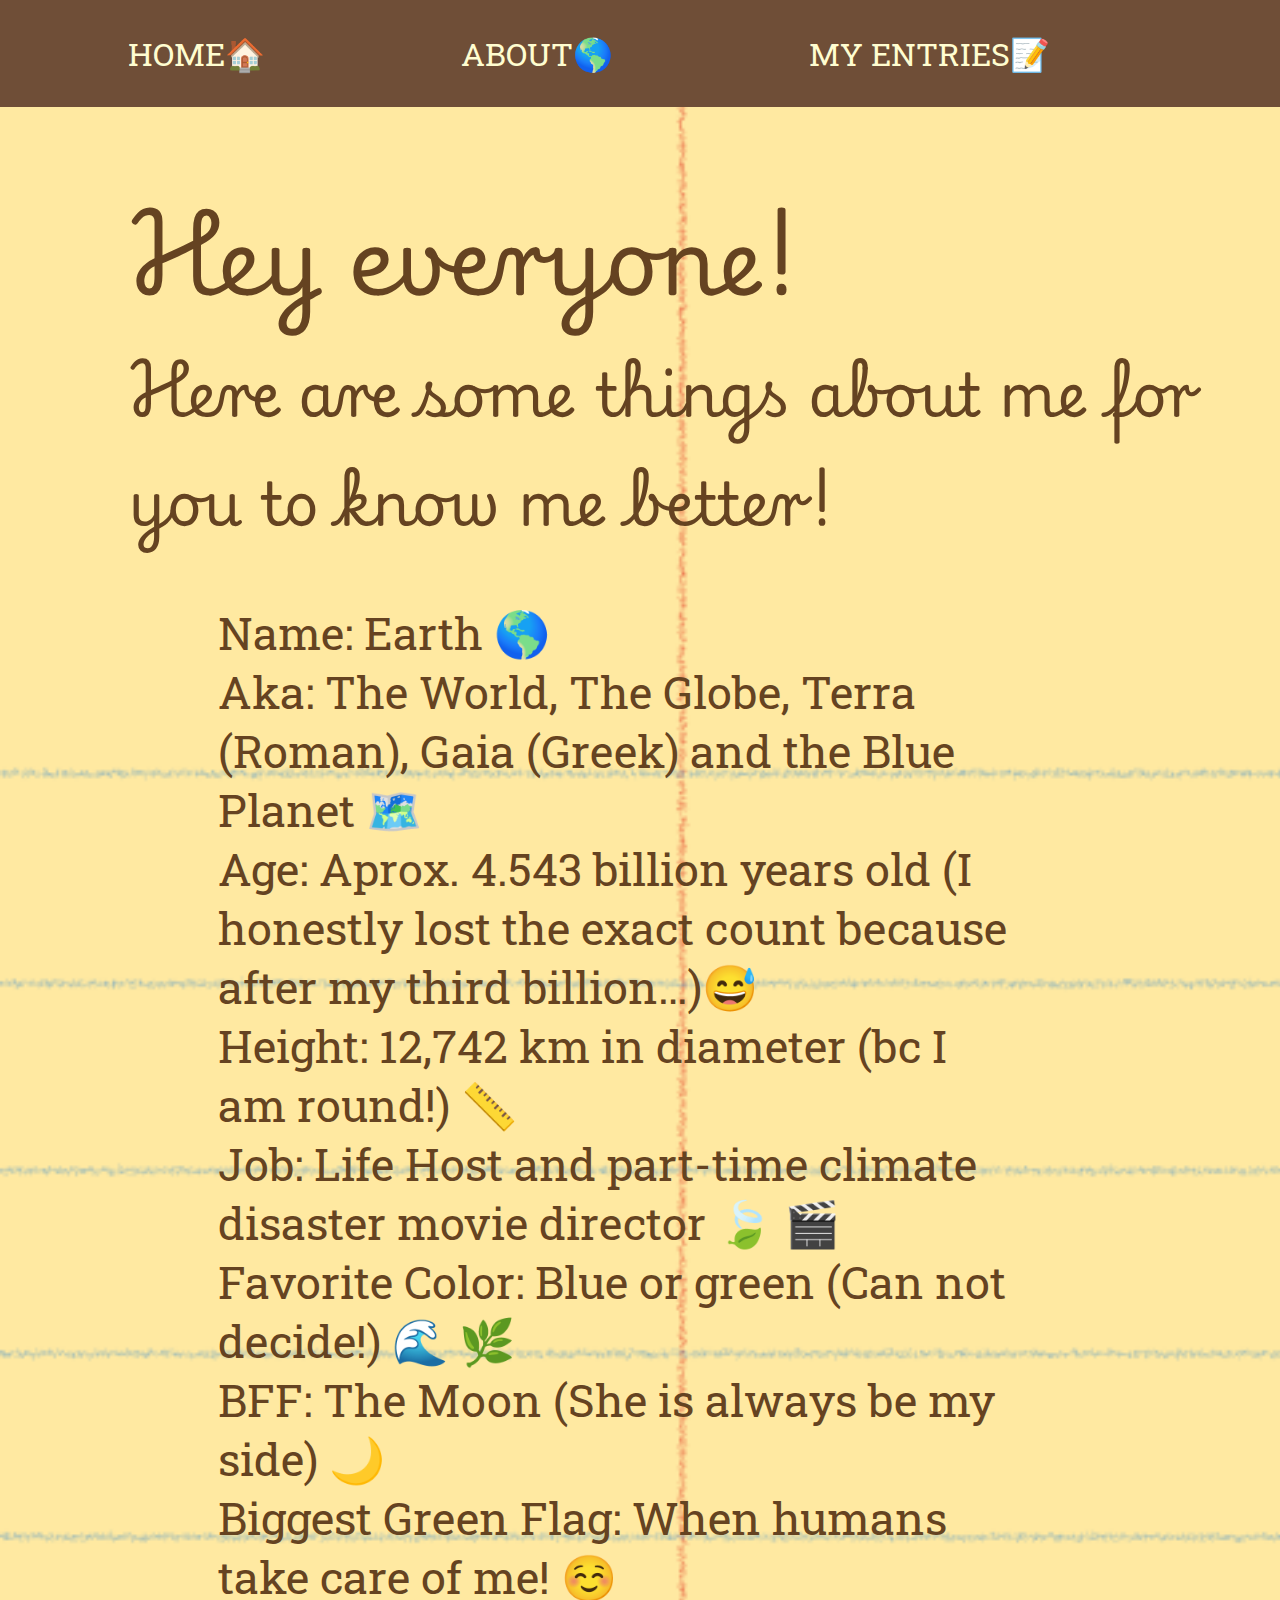
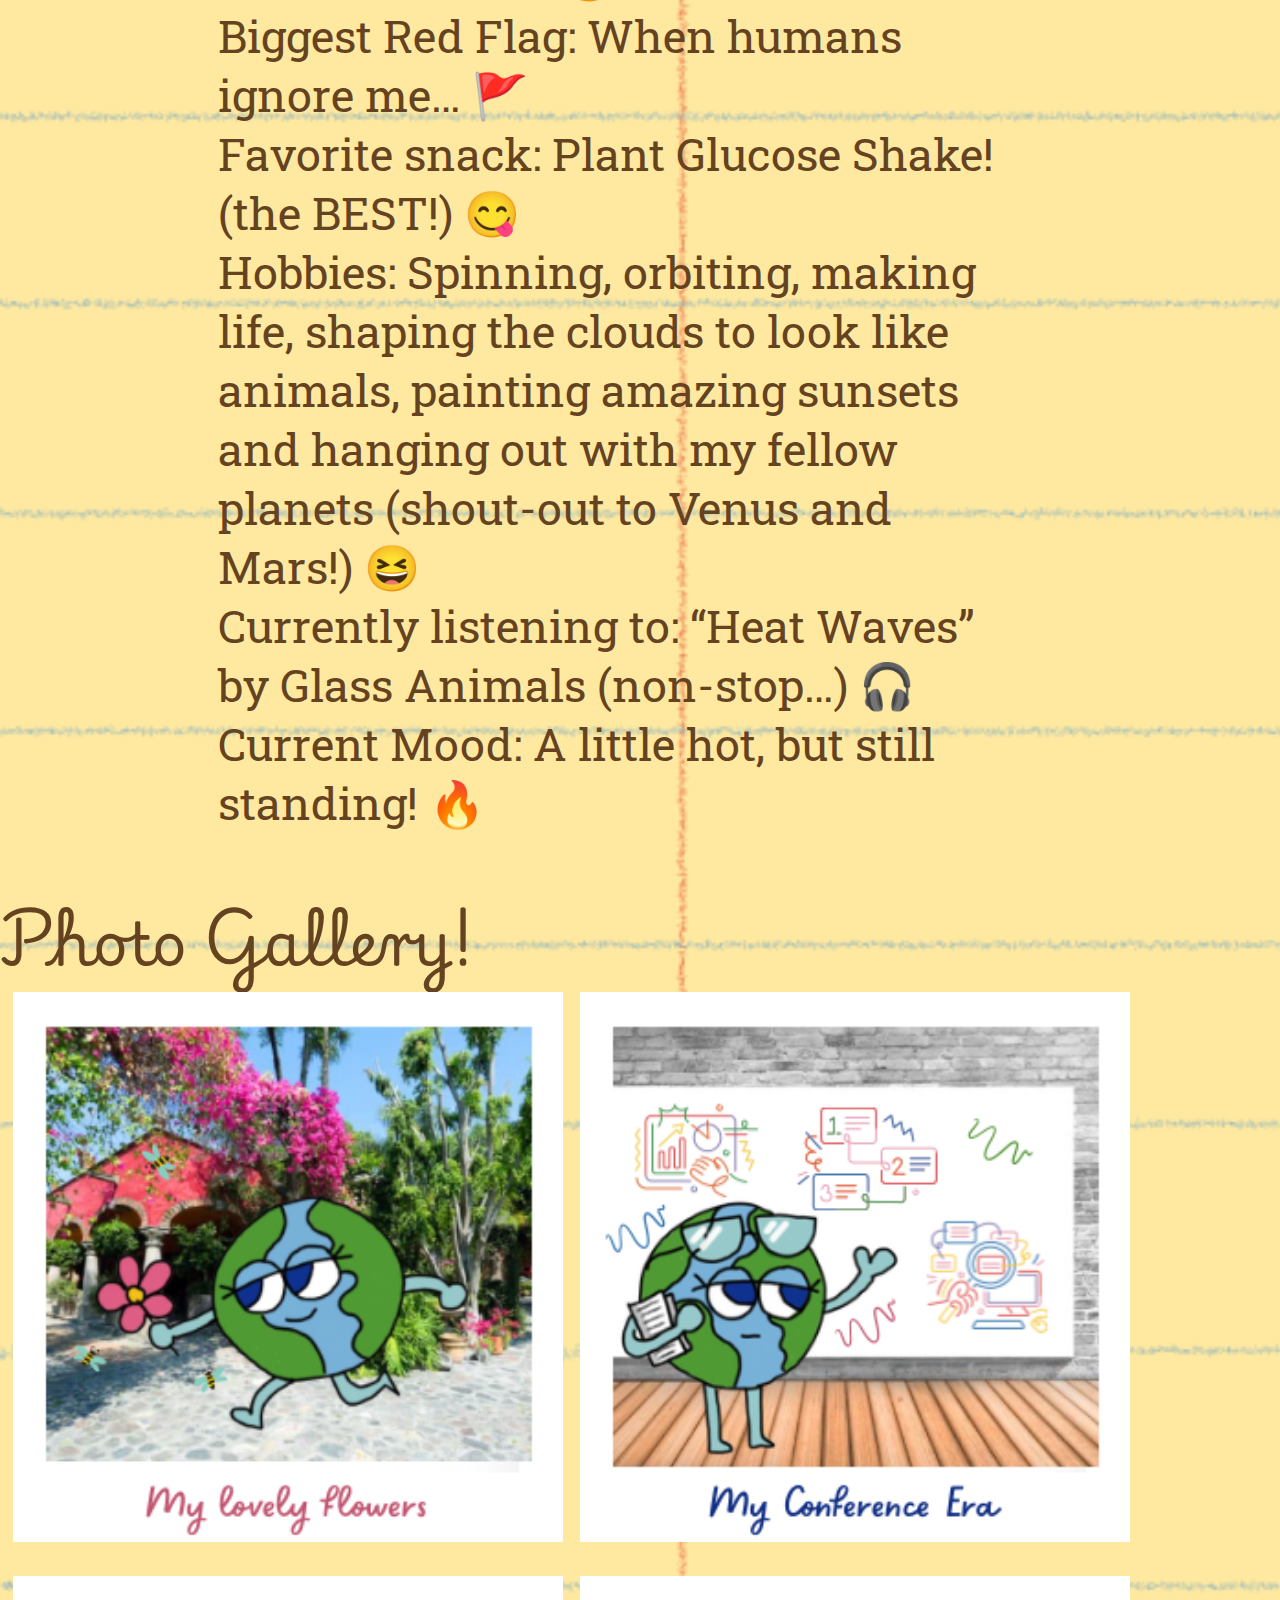
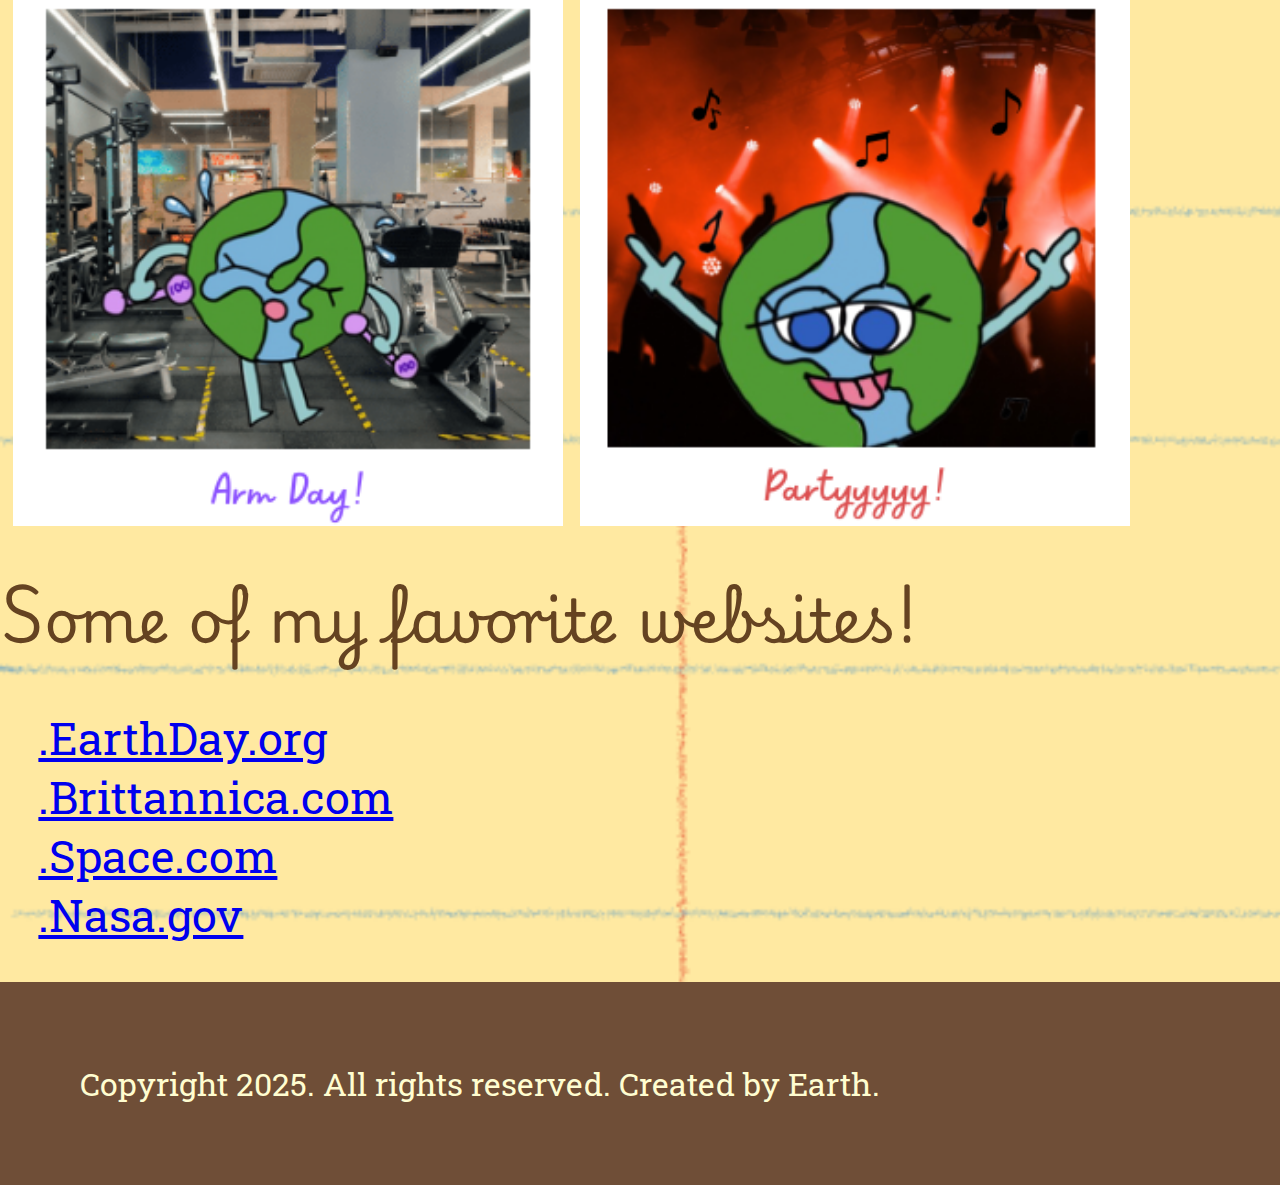
<file: about.html>
<!DOCTYPE html>
<html lang="en">
<head>

  <meta charset="UTF-8">
  <meta name="viewport" content="width=device-width, initial-scale=1">
  <title>Earth's Notebook</title>
  <link rel = "stylesheet" href="styles.css">

  <link rel="preconnect" href="https://fonts.googleapis.com">
<link rel="preconnect" href="https://fonts.gstatic.com" crossorigin>
<link href="https://fonts.googleapis.com/css2?family=Playwrite+HU:wght@100..400&family=Roboto+Slab:wght@100..900&display=swap" rel="stylesheet">
  
</head>
<body>

    <!--NAVBAR-->
    <nav>
        <ul>
            <li> <a href = index.html>HOME🏠</a></li>
            <li> <a href = about.html>ABOUT🌎</a></li>
            <li> <a href = entries.html>MY ENTRIES📝</a></li>
        </ul>
    </nav>


    <!--INTRODUCTION & ABOUT-->

  <div class = "beg">

    <h1 class="every">Hey everyone! </h1>
    <h2 class="here">Here are some things about me for you to know me better!</h2>

  </div>

  <div class = "list">
  
    <p>Name: Earth 🌎</p>

    <p>Aka: The World, The Globe, Terra (Roman), Gaia (Greek) and the Blue Planet 🗺️ </p>

    <p> Age: Aprox. 4.543 billion years old (I honestly lost the exact count because after my third billion…)😅</p>

    <p> Height: 12,742 km in diameter (bc I am round!) 📏</p>

    <p> Job: Life Host and part-time climate disaster movie director 🍃 🎬</p>

    <p>Favorite Color: Blue or green (Can not decide!) 🌊 🌿</p>

    <p>BFF: The Moon (She is always be my side) 🌙 </p>

    <p>Biggest Green Flag: When humans take care of me! ☺️</p>

    <p> Biggest Red Flag: When humans ignore me… 🚩</p>

    <p>Favorite snack: Plant Glucose Shake! (the BEST!) 😋</p>

    <p> Hobbies: Spinning, orbiting, making life, shaping the clouds to look like animals, painting amazing sunsets and hanging out with my fellow planets (shout-out to Venus and Mars!) 😆</p>

    <p>Currently listening to: “Heat Waves” by Glass Animals (non-stop…) 🎧</p>

    <p>Current Mood: A little hot, but still standing! 🔥 </p>

  </div>

  <!--GALLERY-->

  <h2 class = "here">Photo Gallery!</h2>

  <img class="flowers" src="assets/flowers.png">

  <img class = "era" src = "assets/era.png">

  <img class = "gym" src = "assets/gym.png">

  <img class = "party" src = "assets/party.png">
  
  <!--RESOURCES-->

  <h2 class = "here">Some of my favorite websites!</h2>

<div class = "web">
  
 <p> <a href= "https://www.earthday.org ">.EarthDay.org</a></p>
 <p> <a href = " https://www.britannica.com/place/Earth">.Brittannica.com</a></p>
 <p> <a href = " https://www.space.com/54-earth-history-composition-and-atmosphere.html">.Space.com</a></p>
 <p> <a href = "https://science.nasa.gov/earth/facts/">.Nasa.gov</a></p>

</div>


  <!-- You can add more content here -->

 <footer>Copyright 2025. All rights reserved. Created by Earth.</footer>

</body>
</html>
</file>
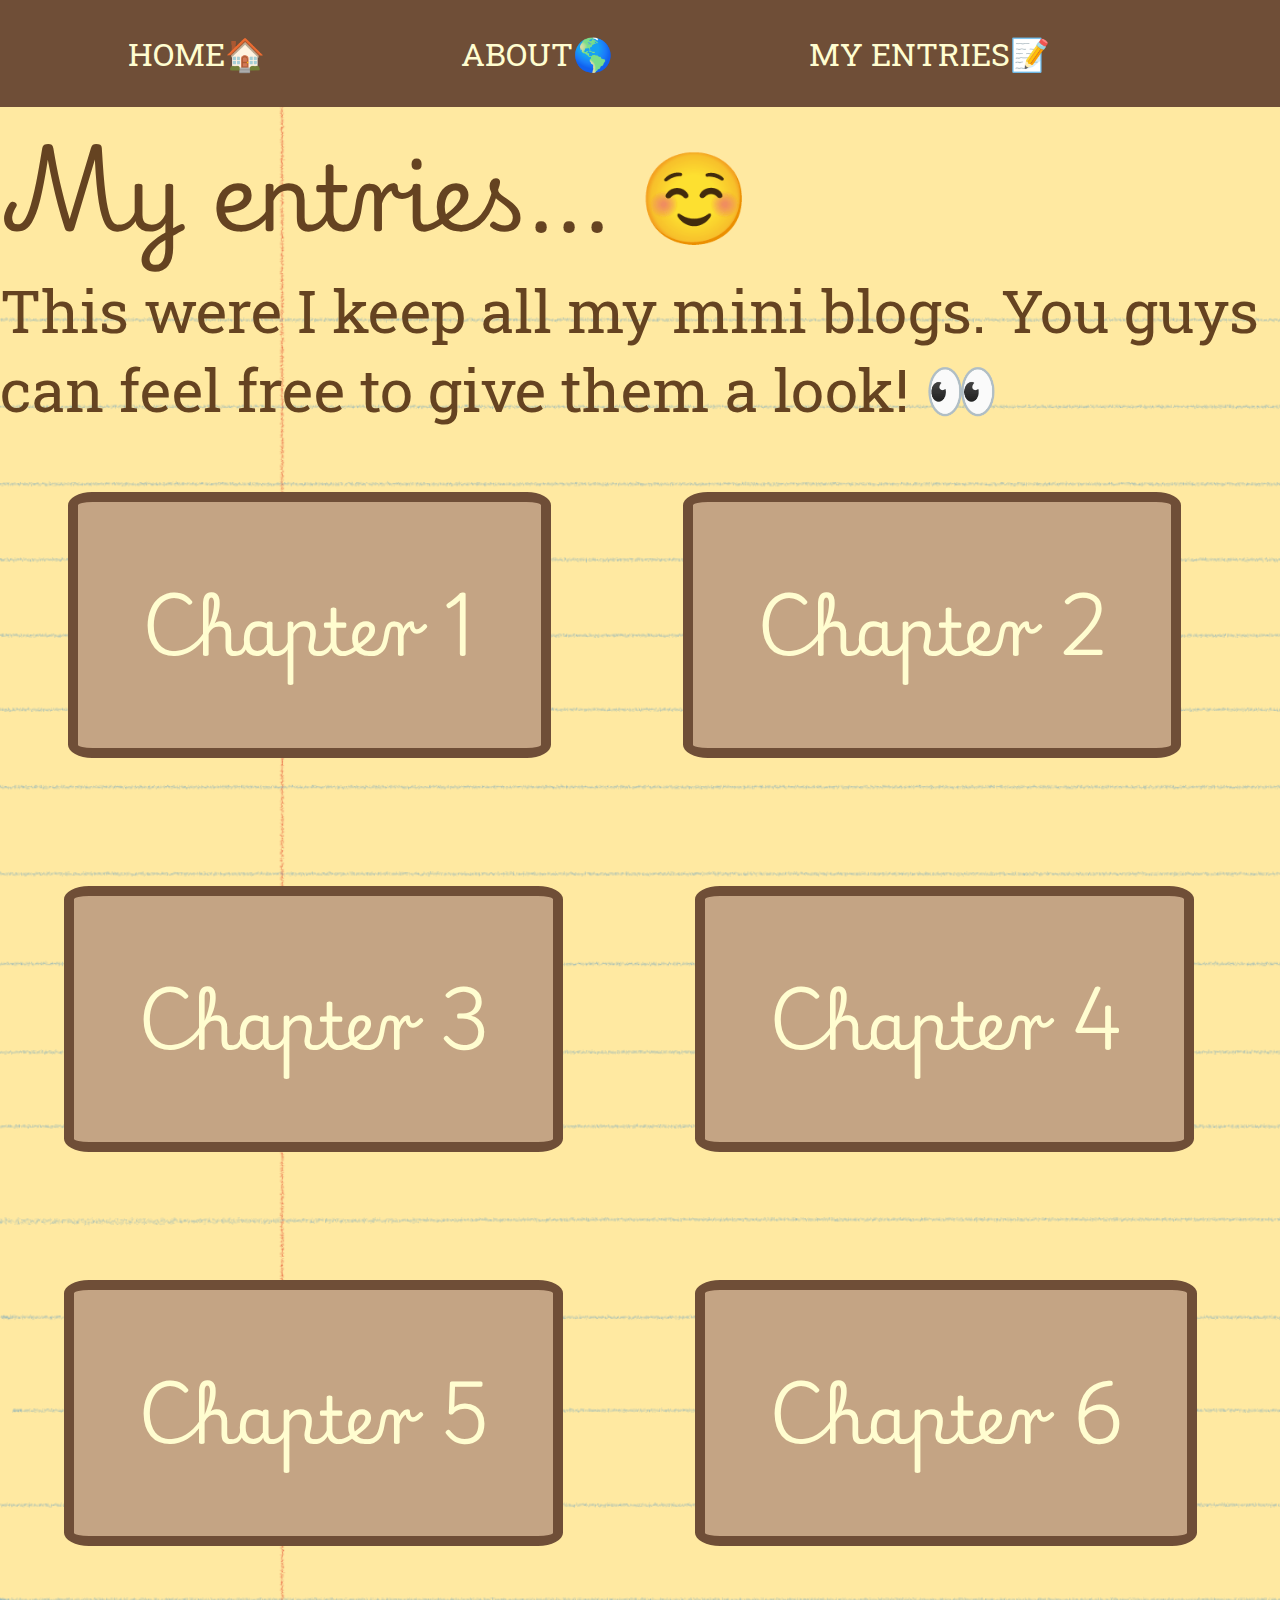
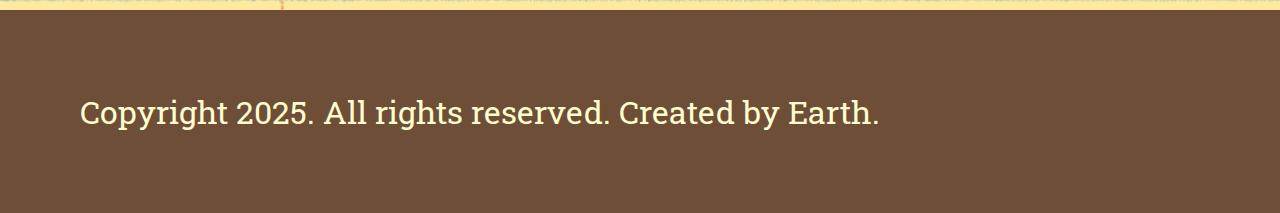
<file: entries.html>
<!DOCTYPE html>
<html lang="en">
<head>
  <meta charset="UTF-8">
  <meta name="viewport" content="width=device-width, initial-scale=1">
  <title>Earth's Notebook</title>
  <link rel = "stylesheet" href = "styles.css">

  <link rel="preconnect" href="https://fonts.googleapis.com">
<link rel="preconnect" href="https://fonts.gstatic.com" crossorigin>
<link href="https://fonts.googleapis.com/css2?family=Playwrite+HU:wght@100..400&family=Roboto+Slab:wght@100..900&display=swap" rel="stylesheet">
  
</head>
<body>

    <!--NAVBAR-->

    <nav>
        <ul>
            <li> <a href = index.html>HOME🏠</a></li>
            <li> <a href = about.html>ABOUT🌎</a></li>
            <li> <a href = entries.html>MY ENTRIES📝</a></li>
        </ul>

    </nav>

    <!--INTRODUCTION-->

  <h1 class="my">My entries... ☺️</h1>
  <p class="this">This were I keep all my mini blogs. You guys can feel free to give them a look! 👀</p>

<!--IMAGES-->
  <img>

  <!--ENTRIES-->

  <button> <a href ="one.html" class="one">Chapter 1</a> </button>

  <button> <a href ="two.html" class="one">Chapter 2</a> </button>

  <button> <a href ="three.html" class="one">Chapter 3</a> </button>

  <button> <a href ="four.html" class="one">Chapter 4</a> </button>

  <button> <a href ="five.html"class="one">Chapter 5</a> </button>

  <button> <a href ="six.html" class="one">Chapter 6</a> </button>

  
  <!-- You can add more content here -->

  <footer>Copyright 2025. All rights reserved. Created by Earth.</footer>

</body>
</html>
</file>
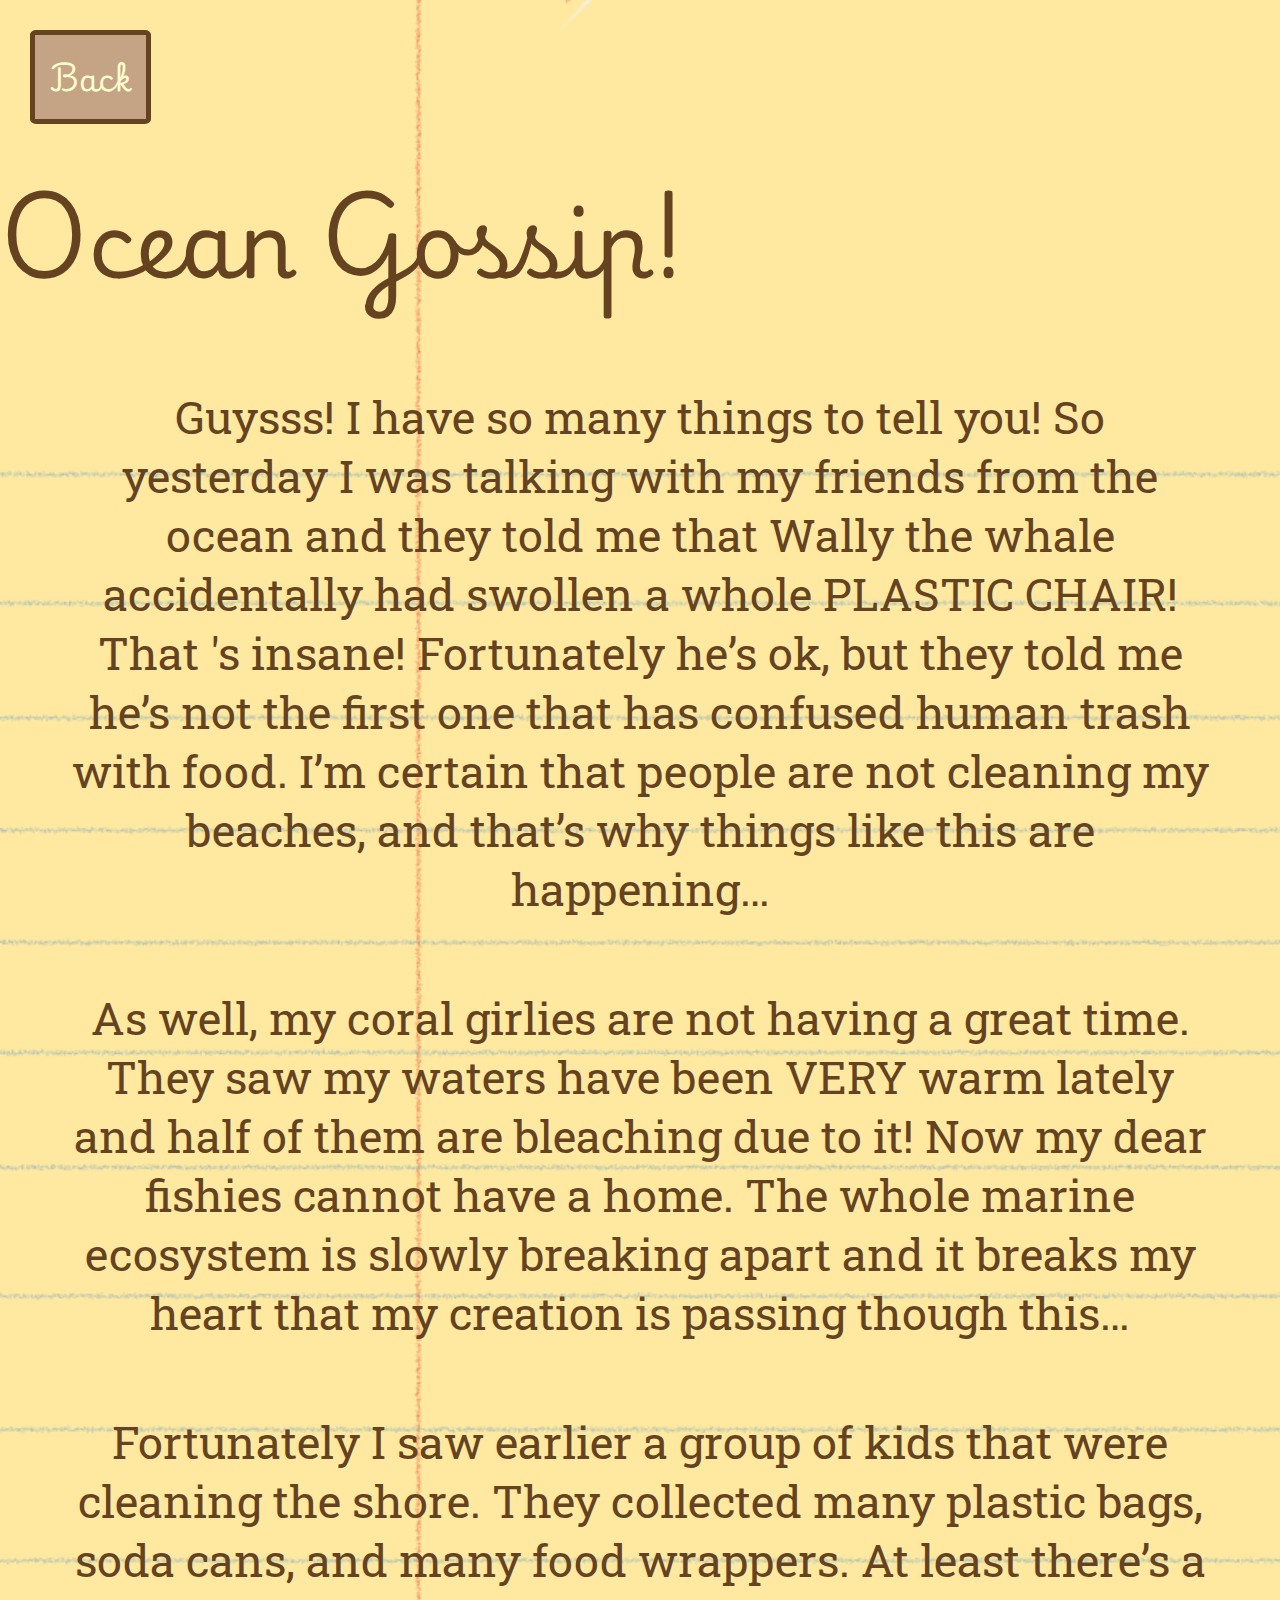
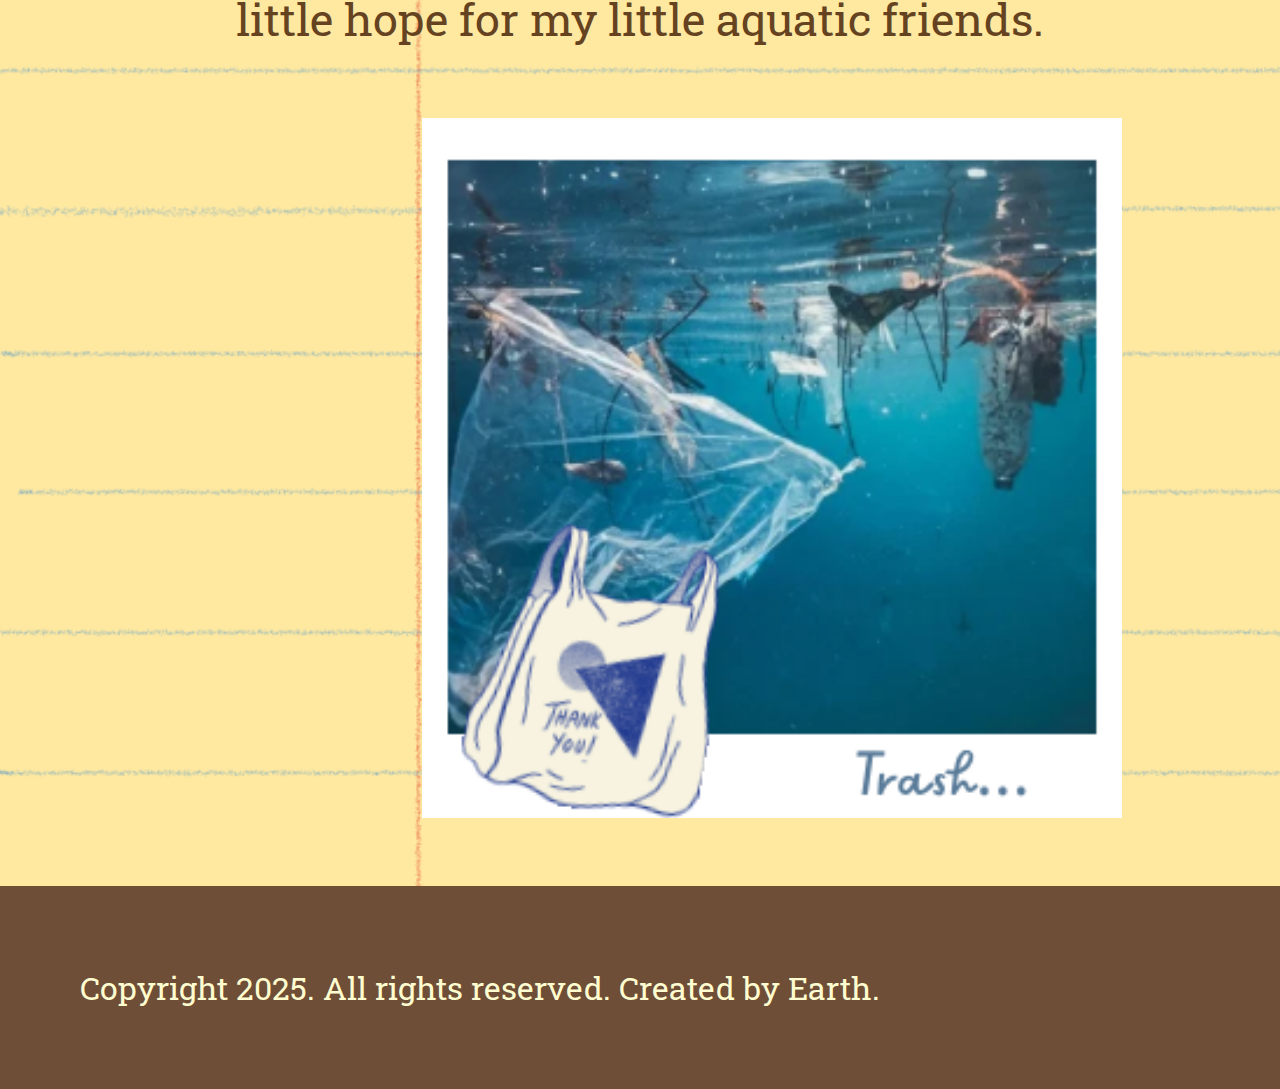
<file: five.html>
<!DOCTYPE html>
<html lang="en">

<head>
  <meta charset="UTF-8">
  <title>Earth's Notebook</title>
  <link rel = "stylesheet" href = "styles.css">
  <link rel="preconnect" href="https://fonts.googleapis.com">
<link rel="preconnect" href="https://fonts.gstatic.com" crossorigin>
<link href="https://fonts.googleapis.com/css2?family=Playwrite+HU:wght@100..400&family=Roboto+Slab:wght@100..900&display=swap" rel="stylesheet">
</head>

<body>

  <button class="back"> <a href ="entries.html" class="ward">Back</a></button>

  <img>

  <h1 class="first"> Ocean Gossip!</h1>
  <p class="second">Guysss! I have so many things to tell you! So yesterday I was talking with my 
    friends from the ocean and they told me that Wally the whale accidentally had swollen
     a whole PLASTIC CHAIR! That 's insane! Fortunately he’s ok, but they told me he’s not 
     the first one that has confused human trash with food. I’m certain that people are not 
     cleaning my beaches, and that’s why things like this are happening… 
    </p>

     <p class="second">As well, my coral girlies are not having a great time. They saw my waters have 
      been VERY warm lately and half of them are bleaching due to it! Now my dear fishies
       cannot have a home. The whole marine ecosystem is slowly breaking apart and it breaks
        my heart that my creation is passing though this…

     </p>

     <p class="second">Fortunately I saw earlier a group of kids that were cleaning the shore. 
      They collected many plastic bags, soda cans, and many food wrappers. 
      At least there’s a little hope for my little aquatic friends. 
     </p>


<img src = "assets/sea.png" class = "sea">




  <footer> Copyright 2025. All rights reserved. Created by Earth.</footer>

</body>
</html>
</file>
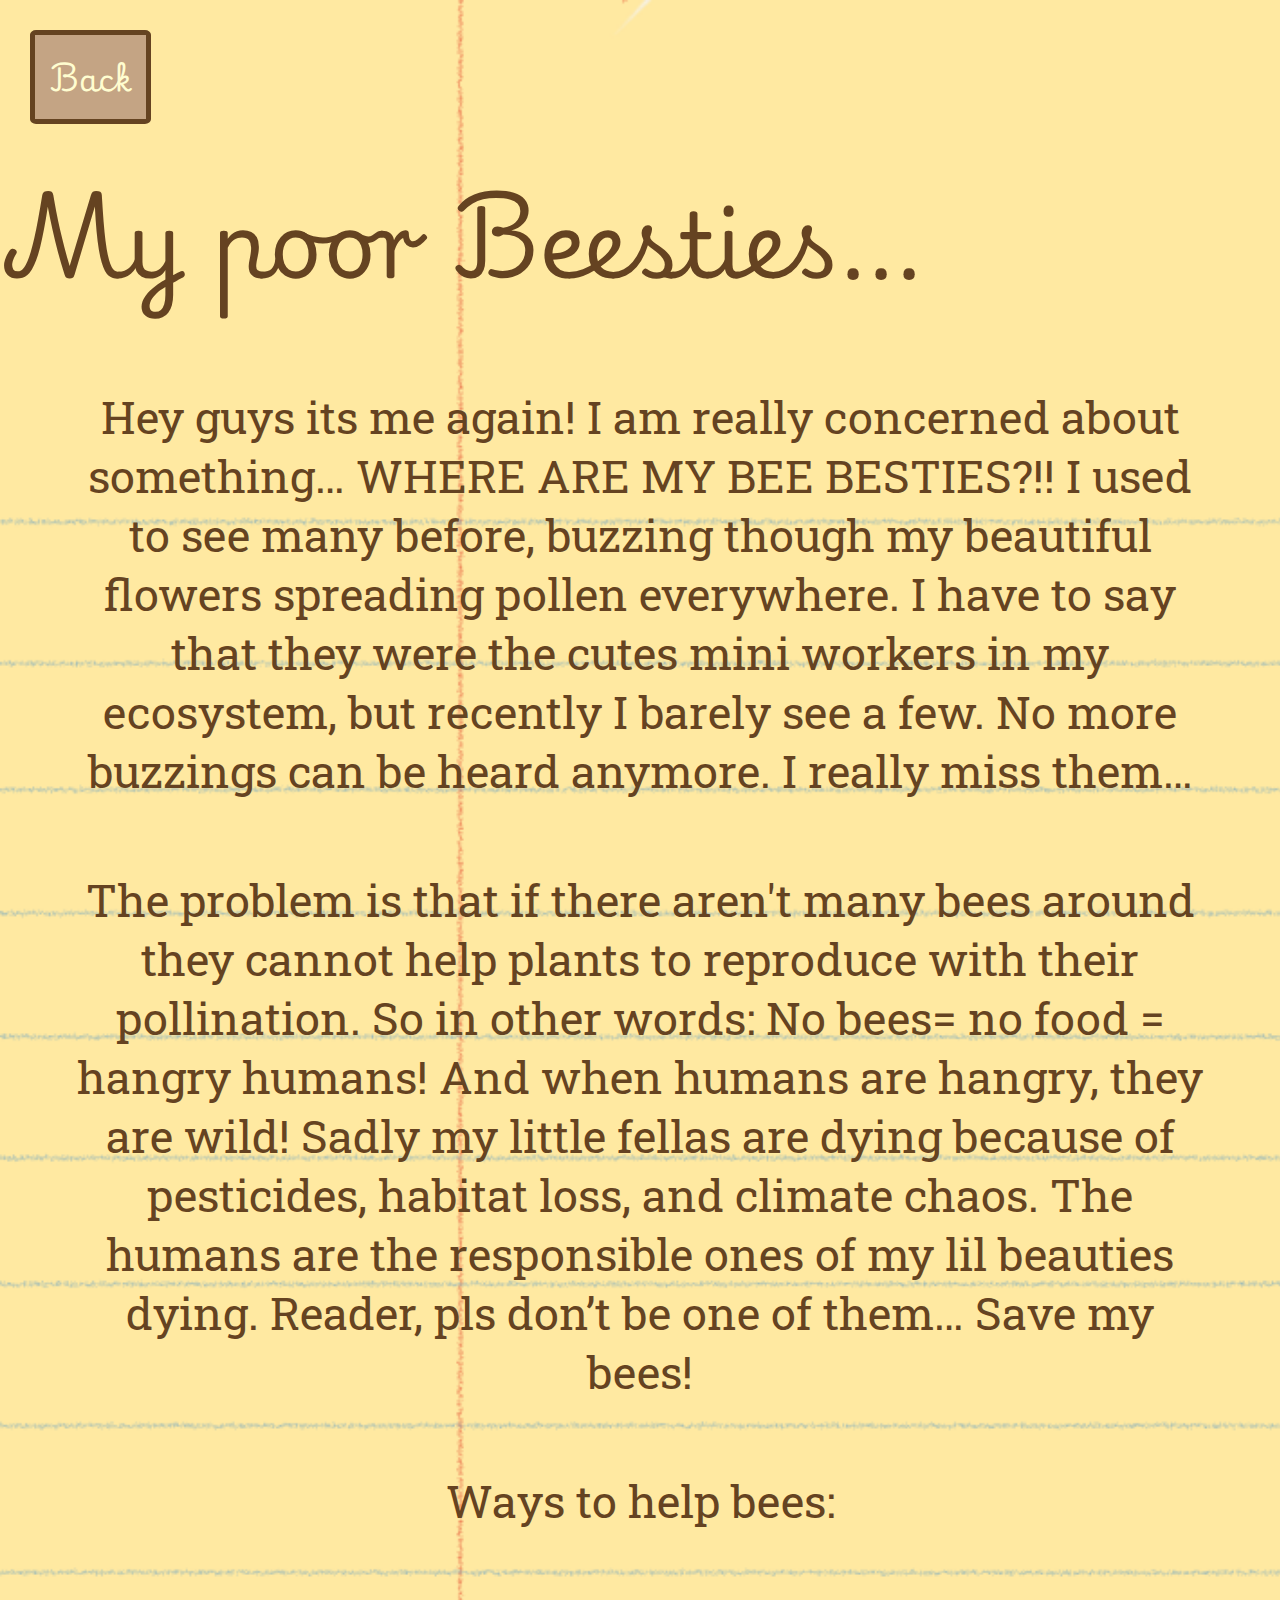
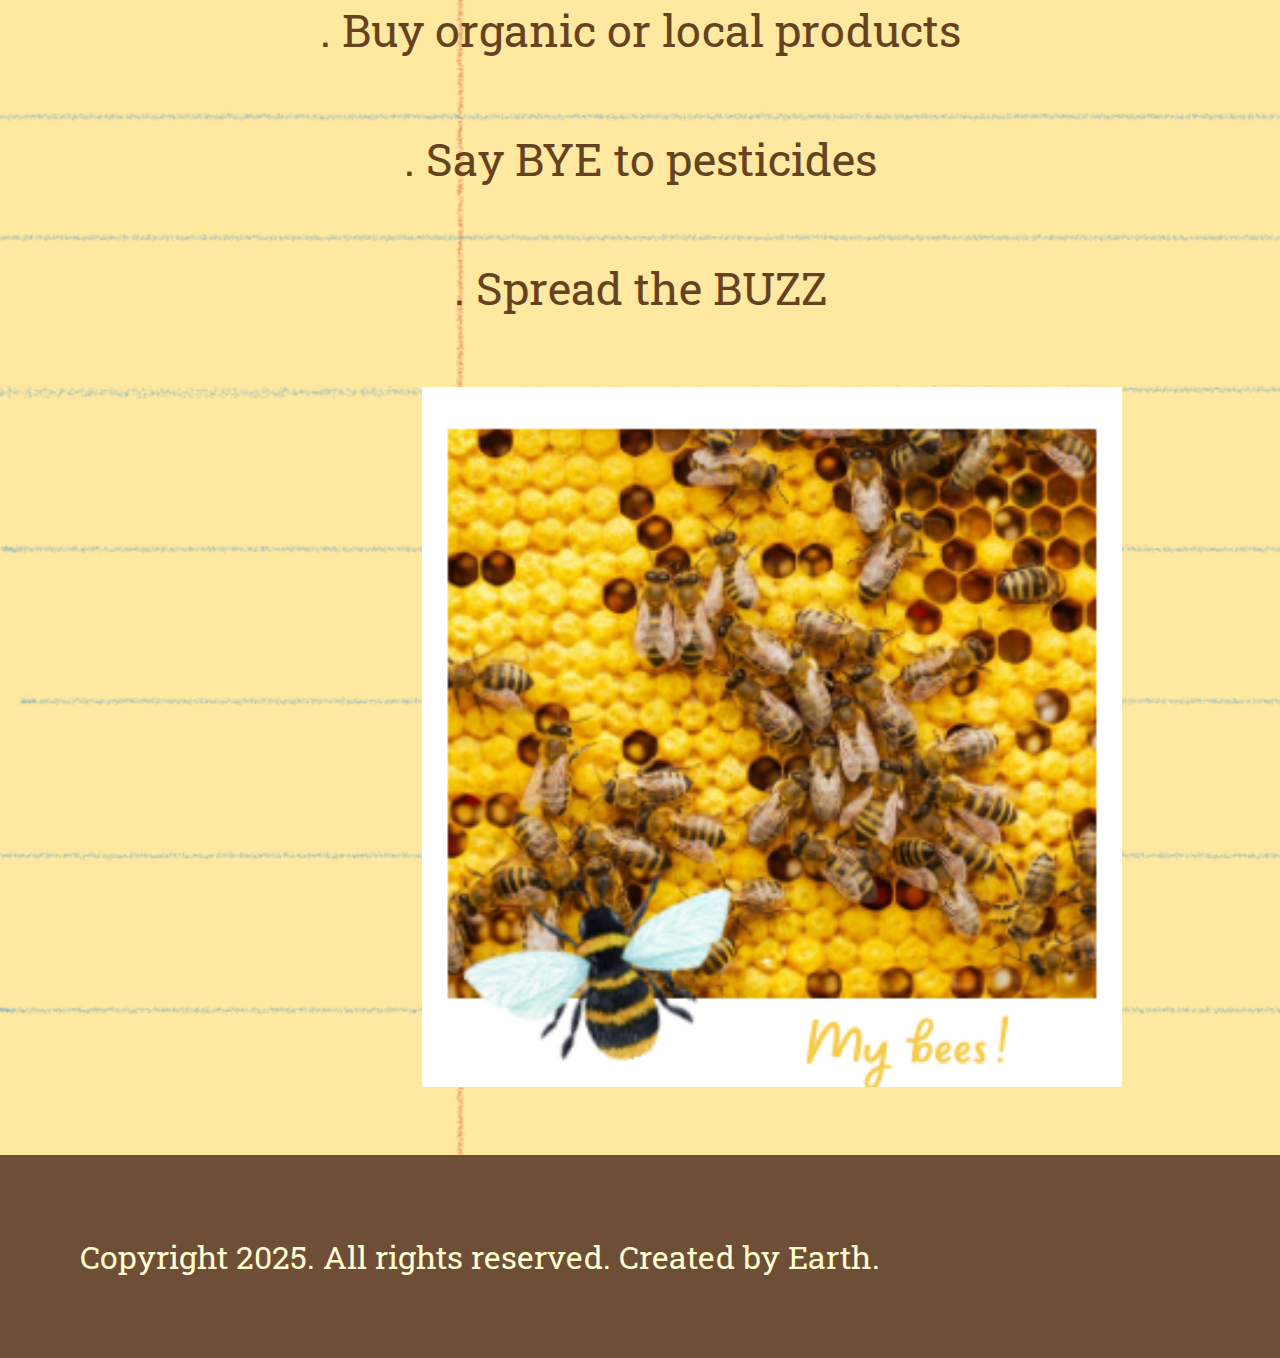
<file: four.html>
<!DOCTYPE html>
<html lang="en">

<head>
  <meta charset="UTF-8">
  <title>Earth's Notebook</title>
  <link rel = "stylesheet" href = "styles.css">
  <link rel="preconnect" href="https://fonts.googleapis.com">
<link rel="preconnect" href="https://fonts.gstatic.com" crossorigin>
<link href="https://fonts.googleapis.com/css2?family=Playwrite+HU:wght@100..400&family=Roboto+Slab:wght@100..900&display=swap" rel="stylesheet">
</head>

<body>

  <button class="back"> <a href ="entries.html"class="ward">Back</a></button>

  <img>

  <h1 class="first"> My poor Beesties...</h1>
  <p class="second">Hey guys its me again! I am really concerned about something…
     WHERE ARE MY BEE BESTIES?!! I used to see many before, buzzing 
     though my beautiful flowers spreading pollen everywhere. I have to say 
     that they were the cutes mini workers in my ecosystem, but recently I 
     barely see a few. No more buzzings can be heard anymore. I really miss them…
</p>

<p class="second"> The problem is that if there aren't many bees around they cannot
   help plants to reproduce with their pollination. So in other words: 
   No bees= no food = hangry humans! And when humans are hangry, they are wild!
    Sadly my little fellas are dying because of pesticides, habitat loss, and climate 
    chaos. The humans are the responsible ones of my lil beauties dying. Reader, pls don’t 
    be one of them… Save my bees! 
</p>

<p class="second"> Ways to help bees: </p>
<p class="second">. Buy organic or local products</p>
<p class="second">. Say BYE to pesticides</p>
<p class="second">. Spread the BUZZ </p>

<img src = "assets/bee.png" class = "bee">


  <footer> Copyright 2025. All rights reserved. Created by Earth.</footer>

</body>
</html>
</file>
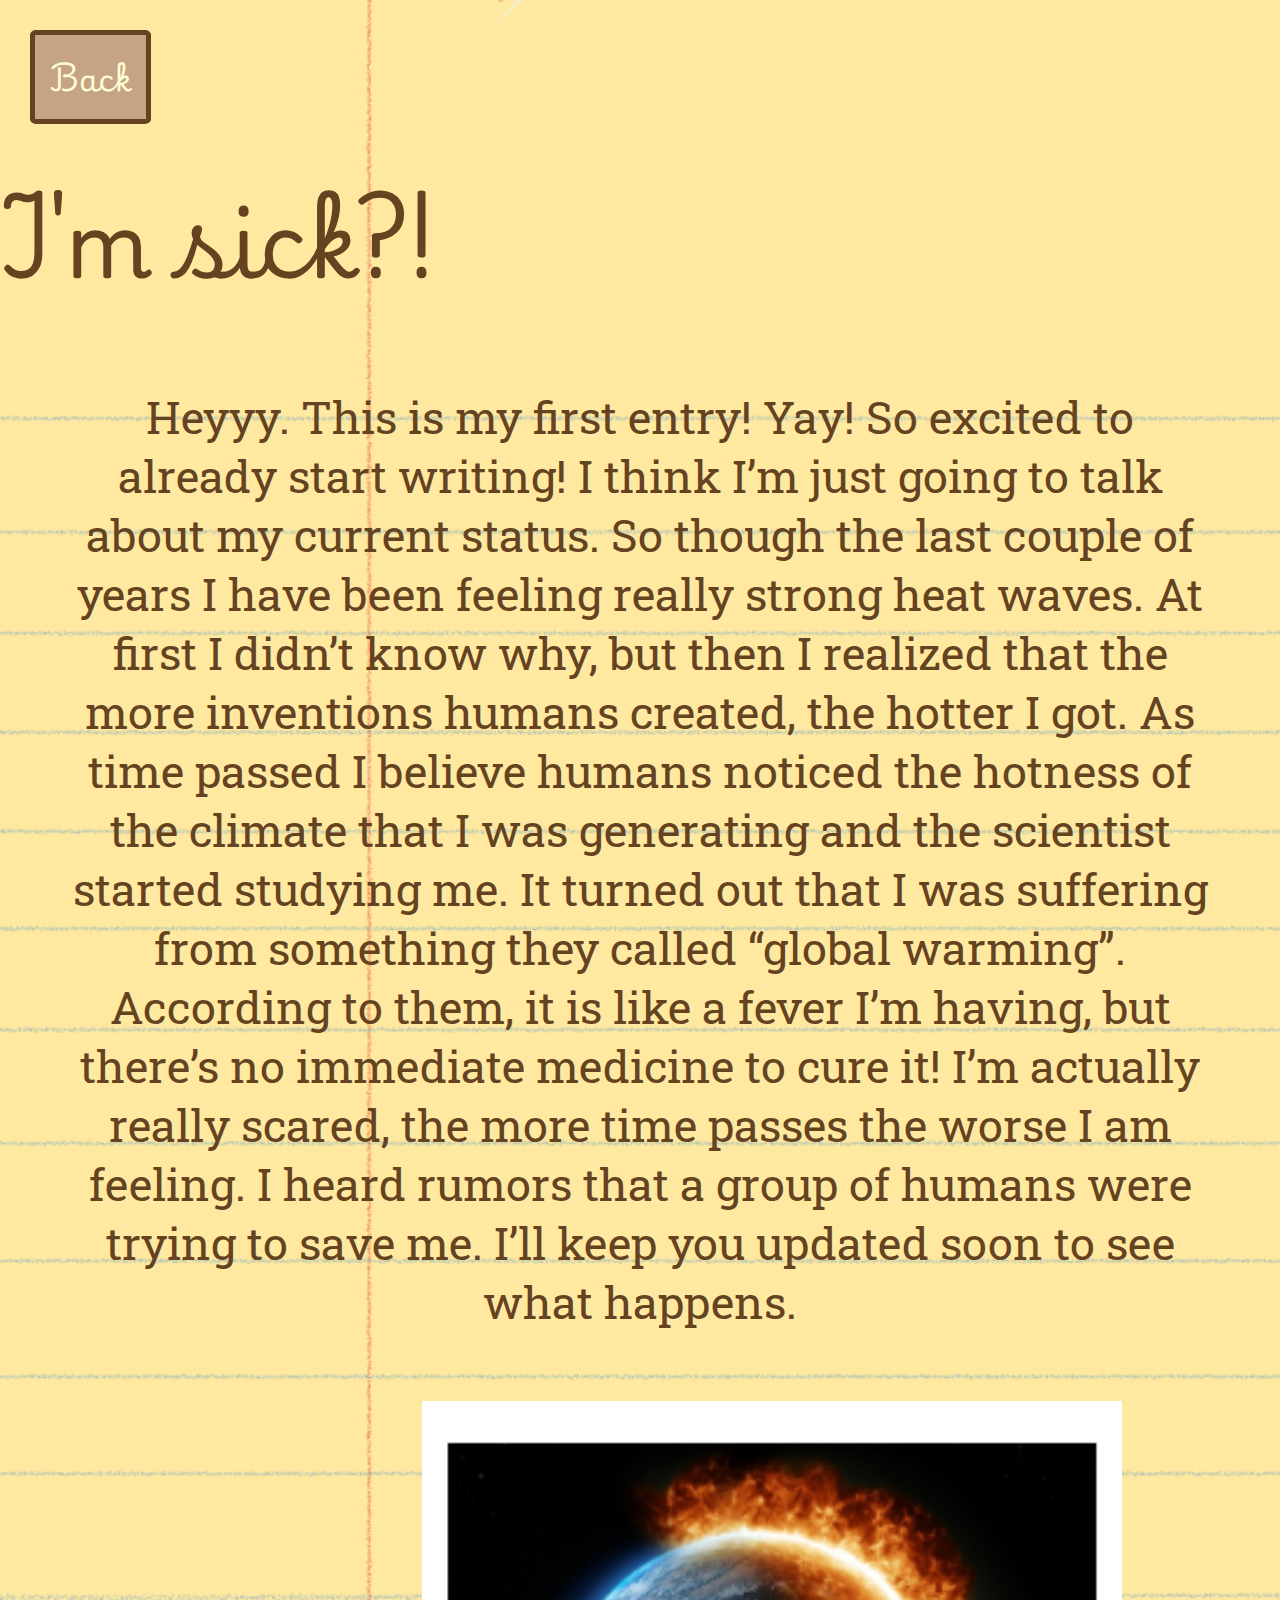
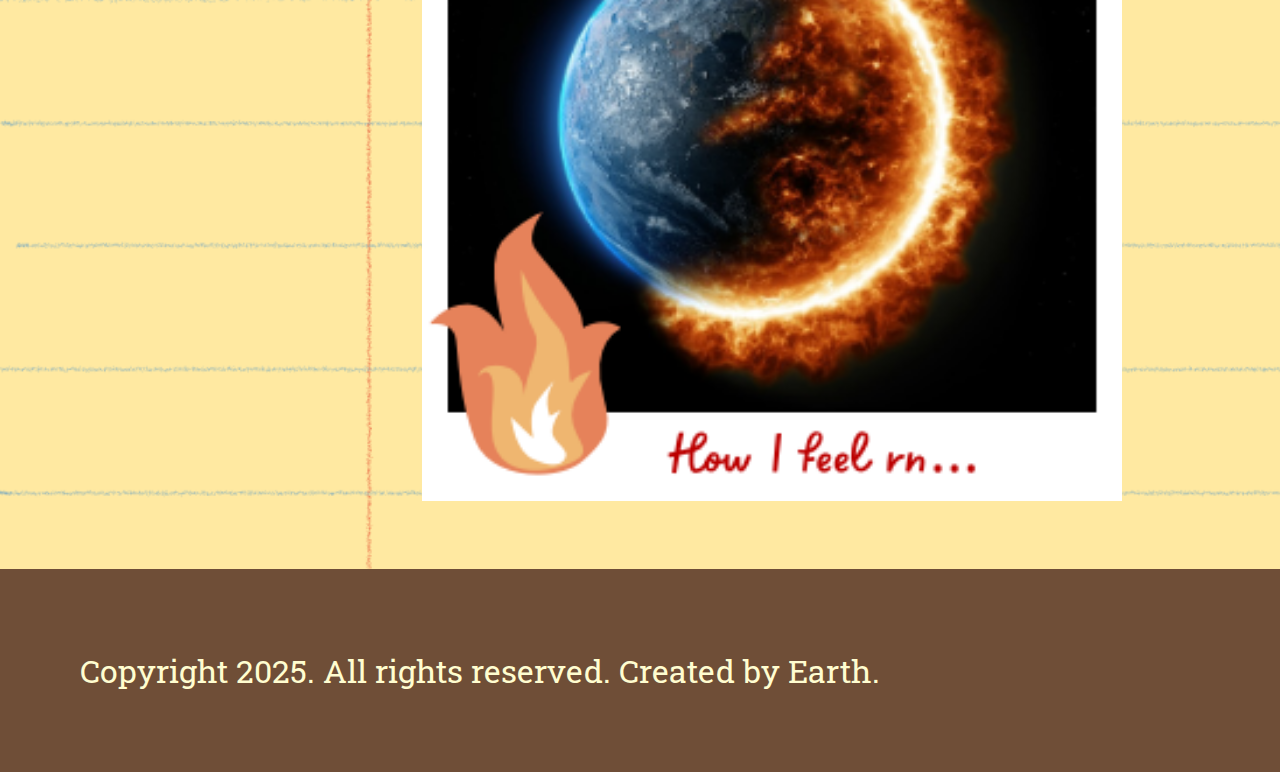
<file: one.html>
<!DOCTYPE html>
<html lang="en">

<head>
  <meta charset="UTF-8">
  <title>Earth's Notebook</title>
  <link rel = "stylesheet" href = "styles.css">
  <link rel="preconnect" href="https://fonts.googleapis.com">
<link rel="preconnect" href="https://fonts.gstatic.com" crossorigin>
<link href="https://fonts.googleapis.com/css2?family=Playwrite+HU:wght@100..400&family=Roboto+Slab:wght@100..900&display=swap" rel="stylesheet">
</head>

<body>

  <button class="back"> <a href ="entries.html" class="ward">Back</a></button>

  <img>

  <h1 class="first"> I'm sick?!</h1>
  <p class="second">Heyyy. This is my first entry! Yay! So excited to already start writing! I think I’m
     just going to talk about my current status. So though the last couple of years I have
      been feeling really strong heat waves. At first I didn’t know why, but then I realized 
      that the more inventions humans created, the hotter I got. As time passed I believe
       humans noticed the hotness of the climate that I was generating and the scientist 
       started studying me. It turned out that I was suffering from something they called
        “global warming”. According to them, it is like a fever I’m having, but there’s no
         immediate medicine to cure it! I’m actually really scared, the more time passes 
         the worse I am feeling. I heard rumors that a group of humans were trying to save me. I’ll keep you updated soon to see what happens. 

</p>

<img src = "assets/fire.png" class= "fire"> 

  <footer> Copyright 2025. All rights reserved. Created by Earth.</footer>

</body>
</html>
</file>
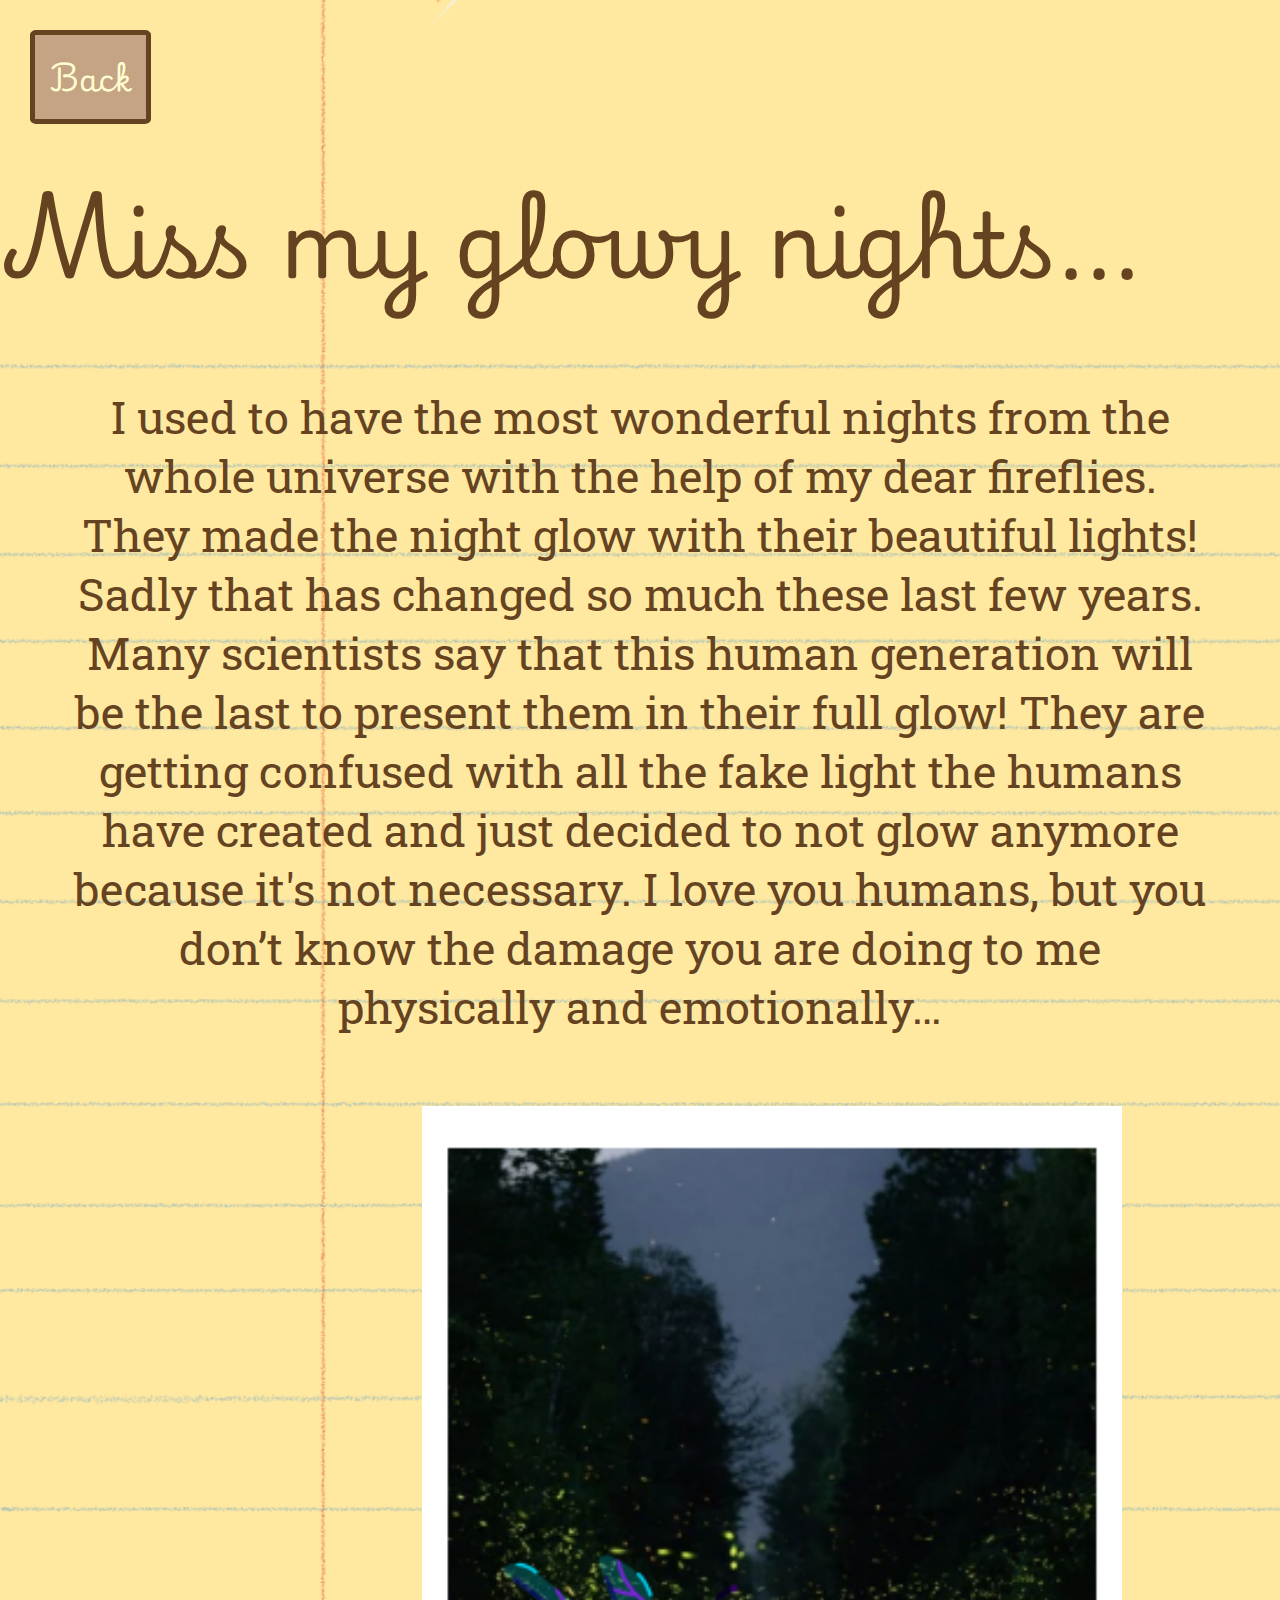
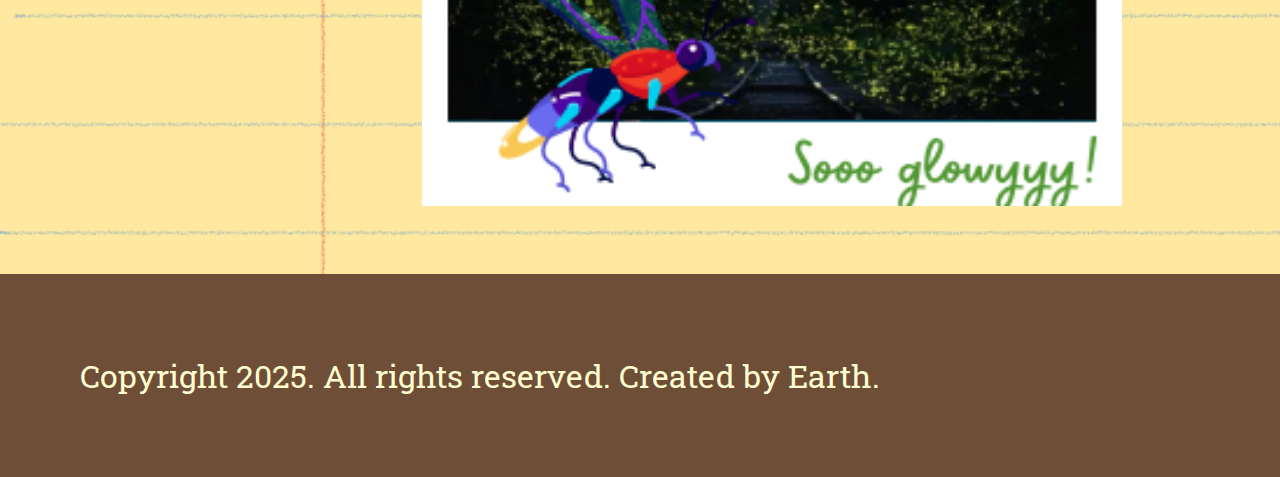
<file: six.html>
<!DOCTYPE html>
<html lang="en">

<head>
  <meta charset="UTF-8">
  <title>Earth's Notebook</title>
  <link rel = "stylesheet" href = "styles.css">
  <link rel="preconnect" href="https://fonts.googleapis.com">
<link rel="preconnect" href="https://fonts.gstatic.com" crossorigin>
<link href="https://fonts.googleapis.com/css2?family=Playwrite+HU:wght@100..400&family=Roboto+Slab:wght@100..900&display=swap" rel="stylesheet">
</head>

<body>

  <button class="back"> <a href ="entries.html" class="ward">Back</a></button>

  <img>

  <h1 class = "first"> Miss my glowy nights...</h1>
  <p class="second"> I used to have the most wonderful nights from the whole universe with the help of my dear fireflies.
    They made the night glow with their beautiful lights! 
   Sadly that has changed so much these last few years. Many scientists say that this human generation will be the last to present them in their full glow! They are getting confused with all the fake light the humans have created and just decided to not glow anymore because it's not necessary. I love you humans, but you don’t know the damage you are doing to me physically and emotionally…
  </p>

 <img src = "assets/firefly.png" class = "firefly">

  <footer> Copyright 2025. All rights reserved. Created by Earth.</footer>

</body>
</html>
</file>
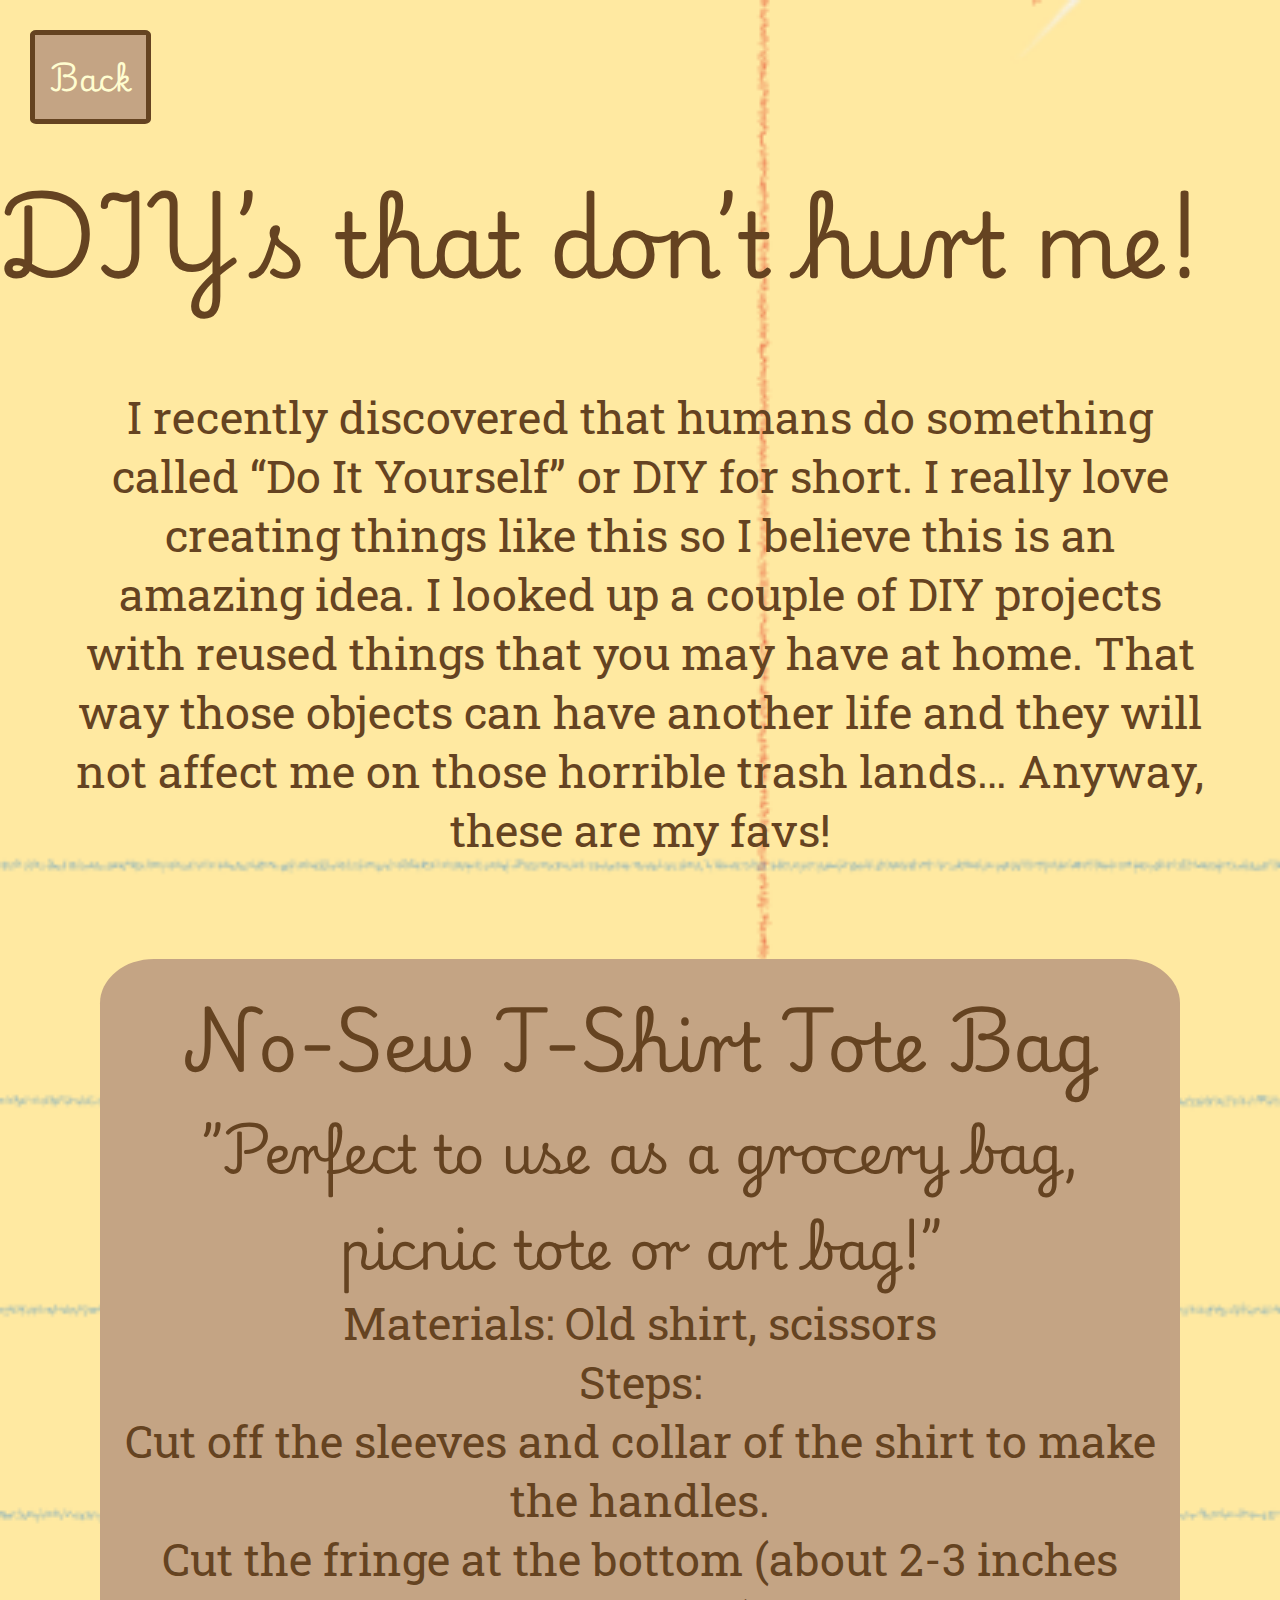
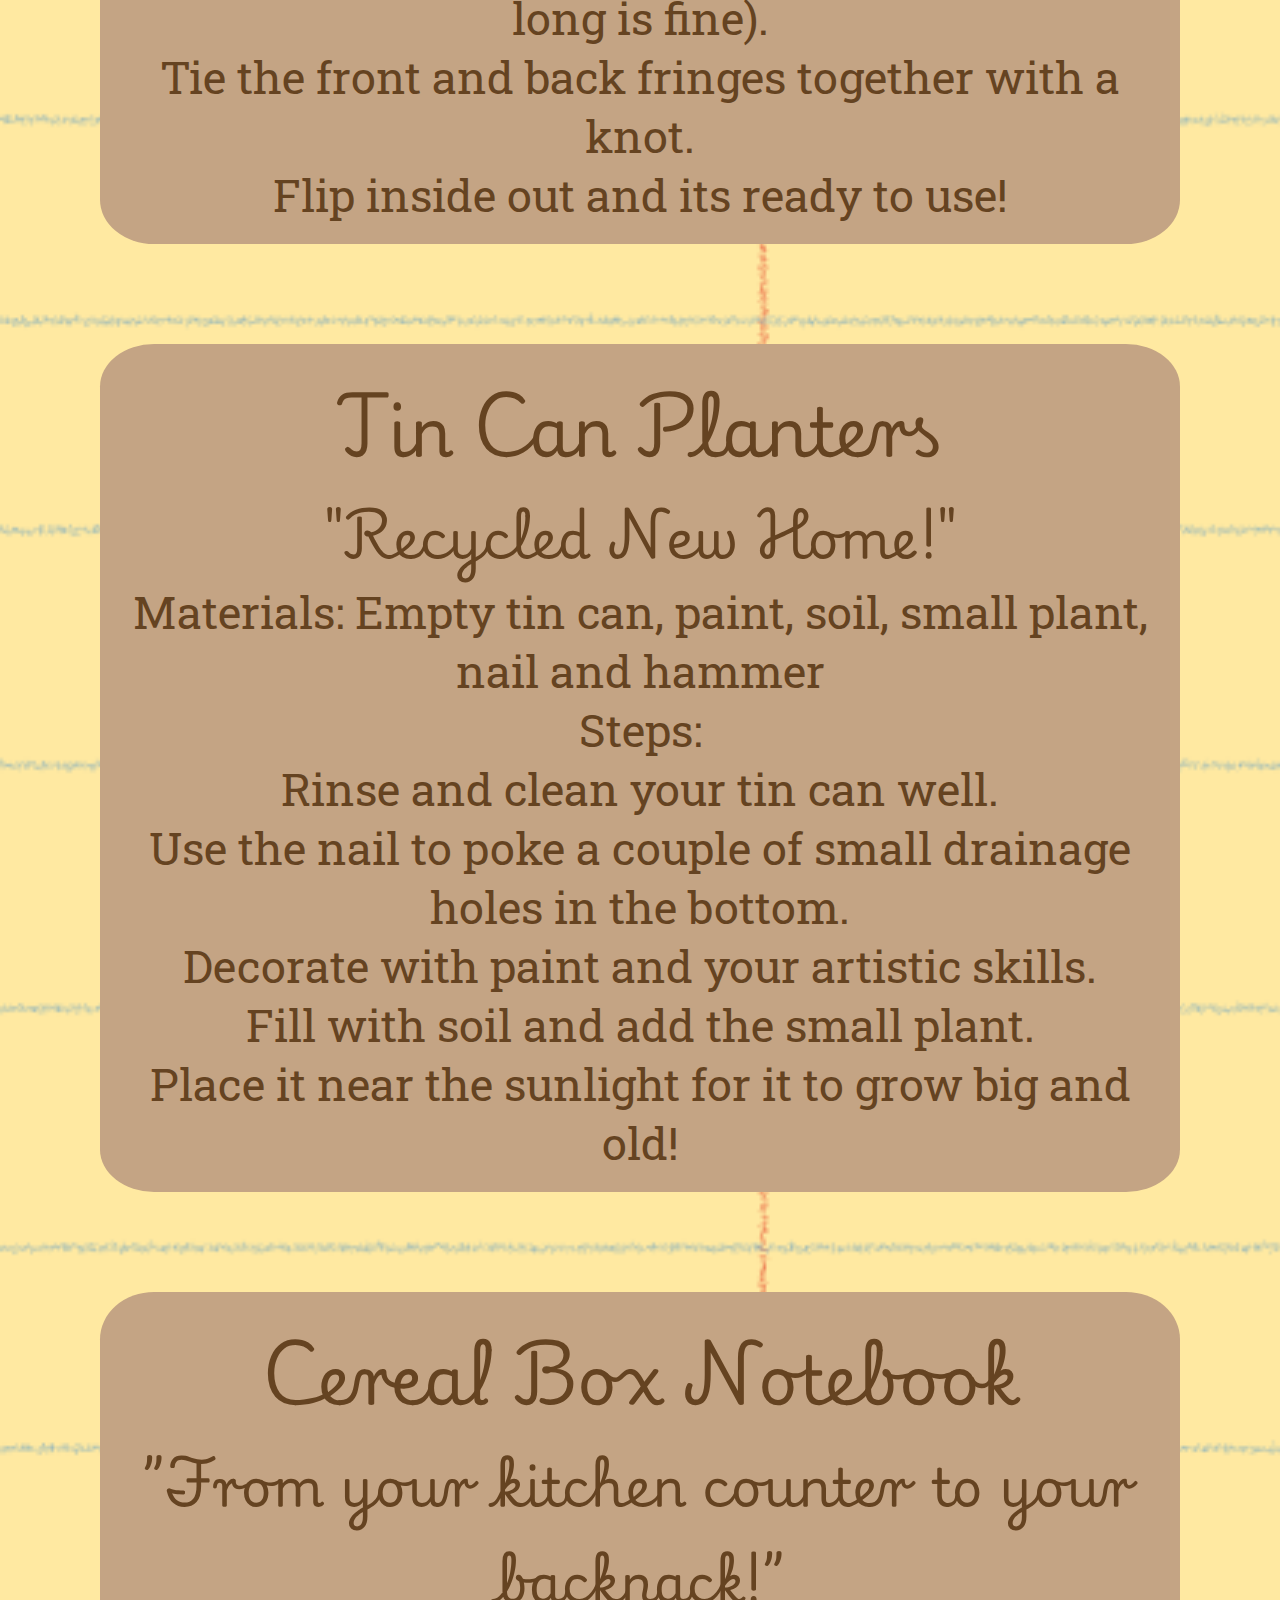
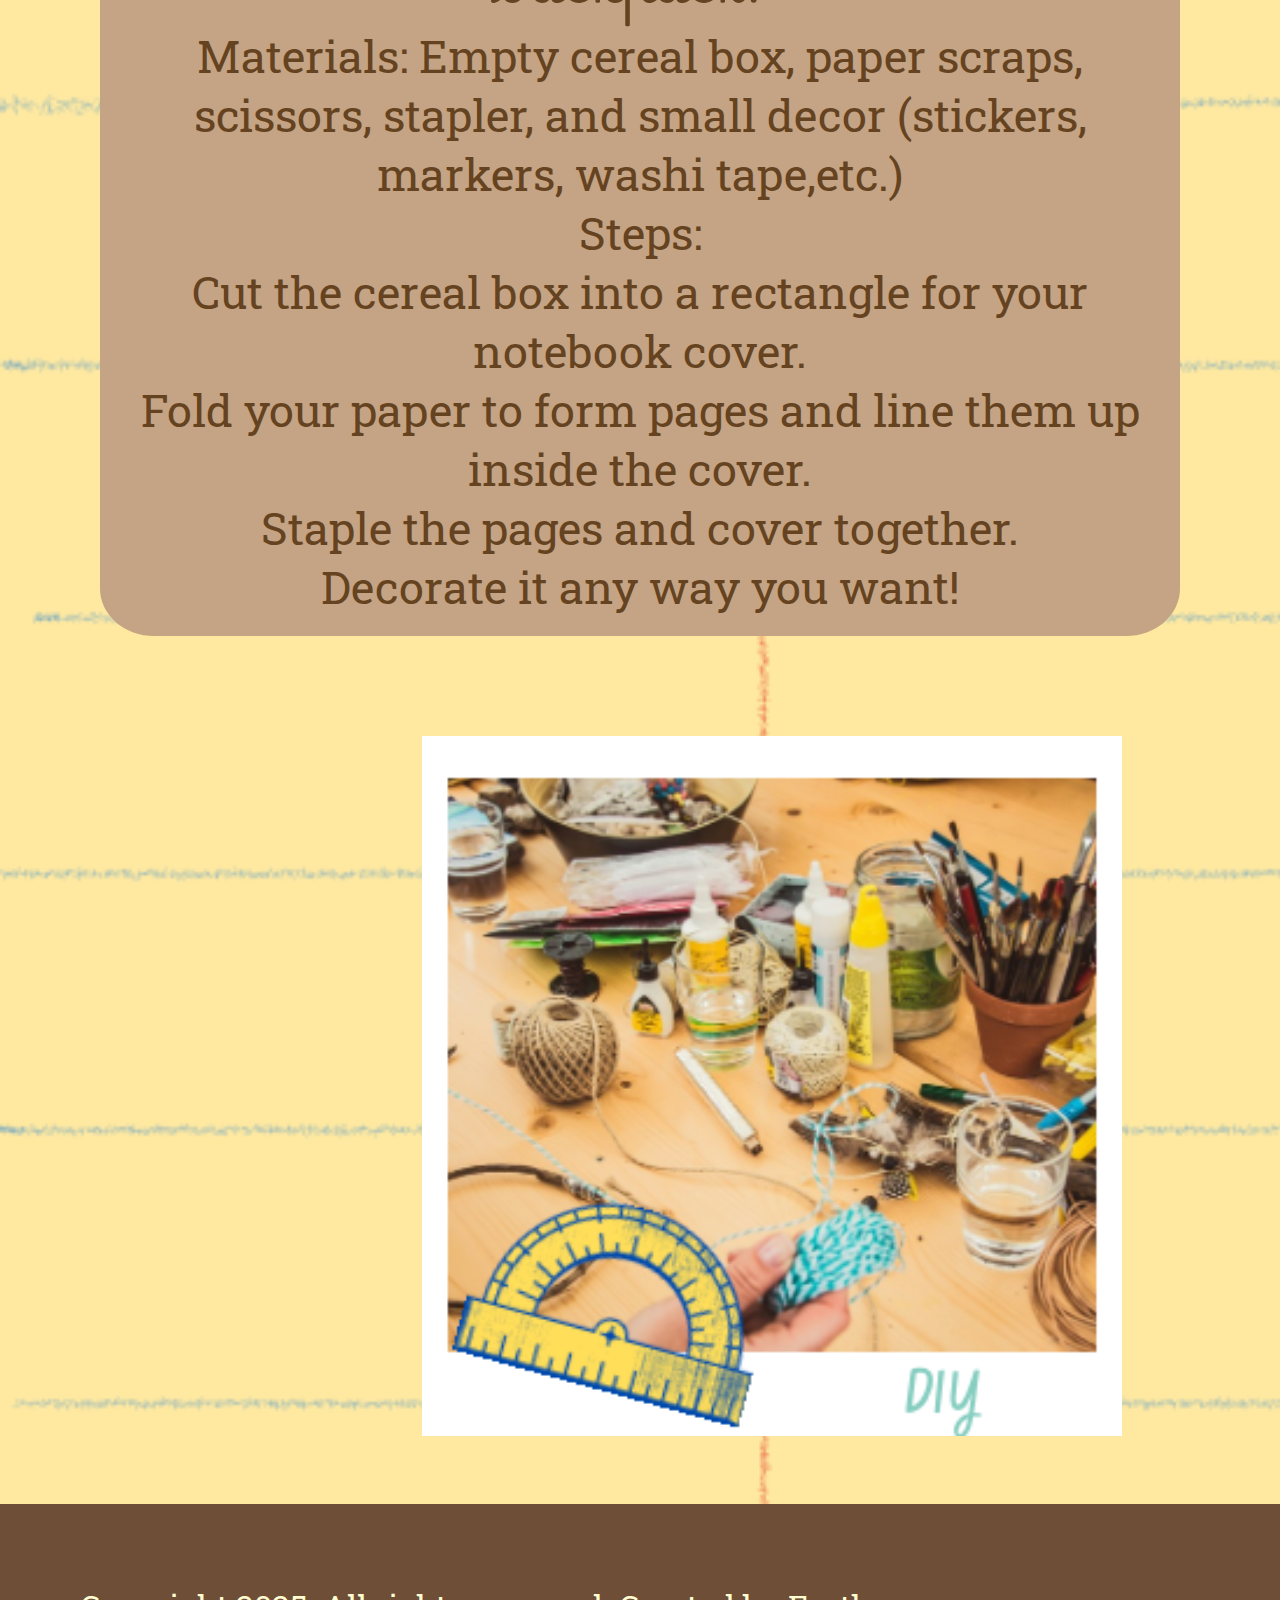
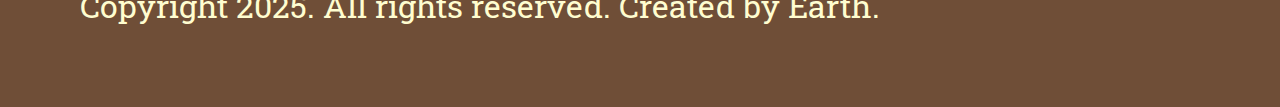
<file: three.html>
<!DOCTYPE html>
<html lang="en">

<head>
  <meta charset="UTF-8">
  <title>Earth's Notebook</title>
  <link rel = "stylesheet" href = "styles.css">
  <link rel="preconnect" href="https://fonts.googleapis.com">
<link rel="preconnect" href="https://fonts.gstatic.com" crossorigin>
<link href="https://fonts.googleapis.com/css2?family=Playwrite+HU:wght@100..400&family=Roboto+Slab:wght@100..900&display=swap" rel="stylesheet">
</head>

<body>

  <button class="back"> <a href ="entries.html" class="ward">Back</a></button>

  <img>

  <h1 class="first"> DIY’s that don’t hurt me!</h1>

  <p class="second">I recently discovered that humans do something called “Do It Yourself” or
     DIY for short. I really love creating things like this so I believe this is an 
     amazing idea. I looked up a couple of DIY projects with reused things that you may
      have at home. That way those objects can have another life and they will not affect
       me on those horrible trash lands… Anyway, these are my favs!
</p>

<div class = "shirt">

  <h2 class="third">No-Sew T-Shirt Tote Bag</h2>
  <h3>”Perfect to use as a grocery bag, picnic tote or art bag!”</h3>
  <p class = "materials">Materials: Old shirt, scissors </p>
  <p>Steps:</p>

  <p>Cut off the sleeves and collar of the shirt to make the handles.</p>
  <p> Cut the fringe at the bottom (about 2-3 inches long is fine).</p>
  <p> Tie the front and back fringes together with a knot.</p>
  <p> Flip inside out and its ready to use! </p>
  

</div>

<div class = "can">

  <h2 class="third">Tin Can Planters</h2>
  <h3> "Recycled New Home!"</h3>
  <p class = "materials">Materials: Empty tin can, paint, soil, small plant, nail and hammer </p>
  <p>Steps:</p>

  <p> Rinse and clean your tin can well.</p>
  <p> Use the nail to poke a couple of small drainage holes in the bottom.</p>
  <p> Decorate with paint and your artistic skills.</p>
  <p> Fill with soil and add the small plant.</p>
  <p> Place it near the sunlight for it to grow big and old!</p>

</div>


<div class = "cereal">

  <h2 class="third">Cereal Box Notebook</h2>
  <h3>  ”From your kitchen counter to your backpack!”</h3>
  <p class = "materials">Materials:  Empty cereal box, paper scraps, scissors, stapler, and small decor (stickers, markers, washi tape,etc.)</p>
  <p>Steps:</p>

  <p> Cut the cereal box into a rectangle for your notebook cover.</p>
  <p>Fold your paper to form pages and line them up inside the cover. </p>
  <p> Staple the pages and cover together.</p>
  <p> Decorate it any way you want!</p>

</div>

<img src = "assets/diy.png" class = "diy">


  <footer> Copyright 2025. All rights reserved. Created by Earth.</footer>

</body>
</html>
</file>
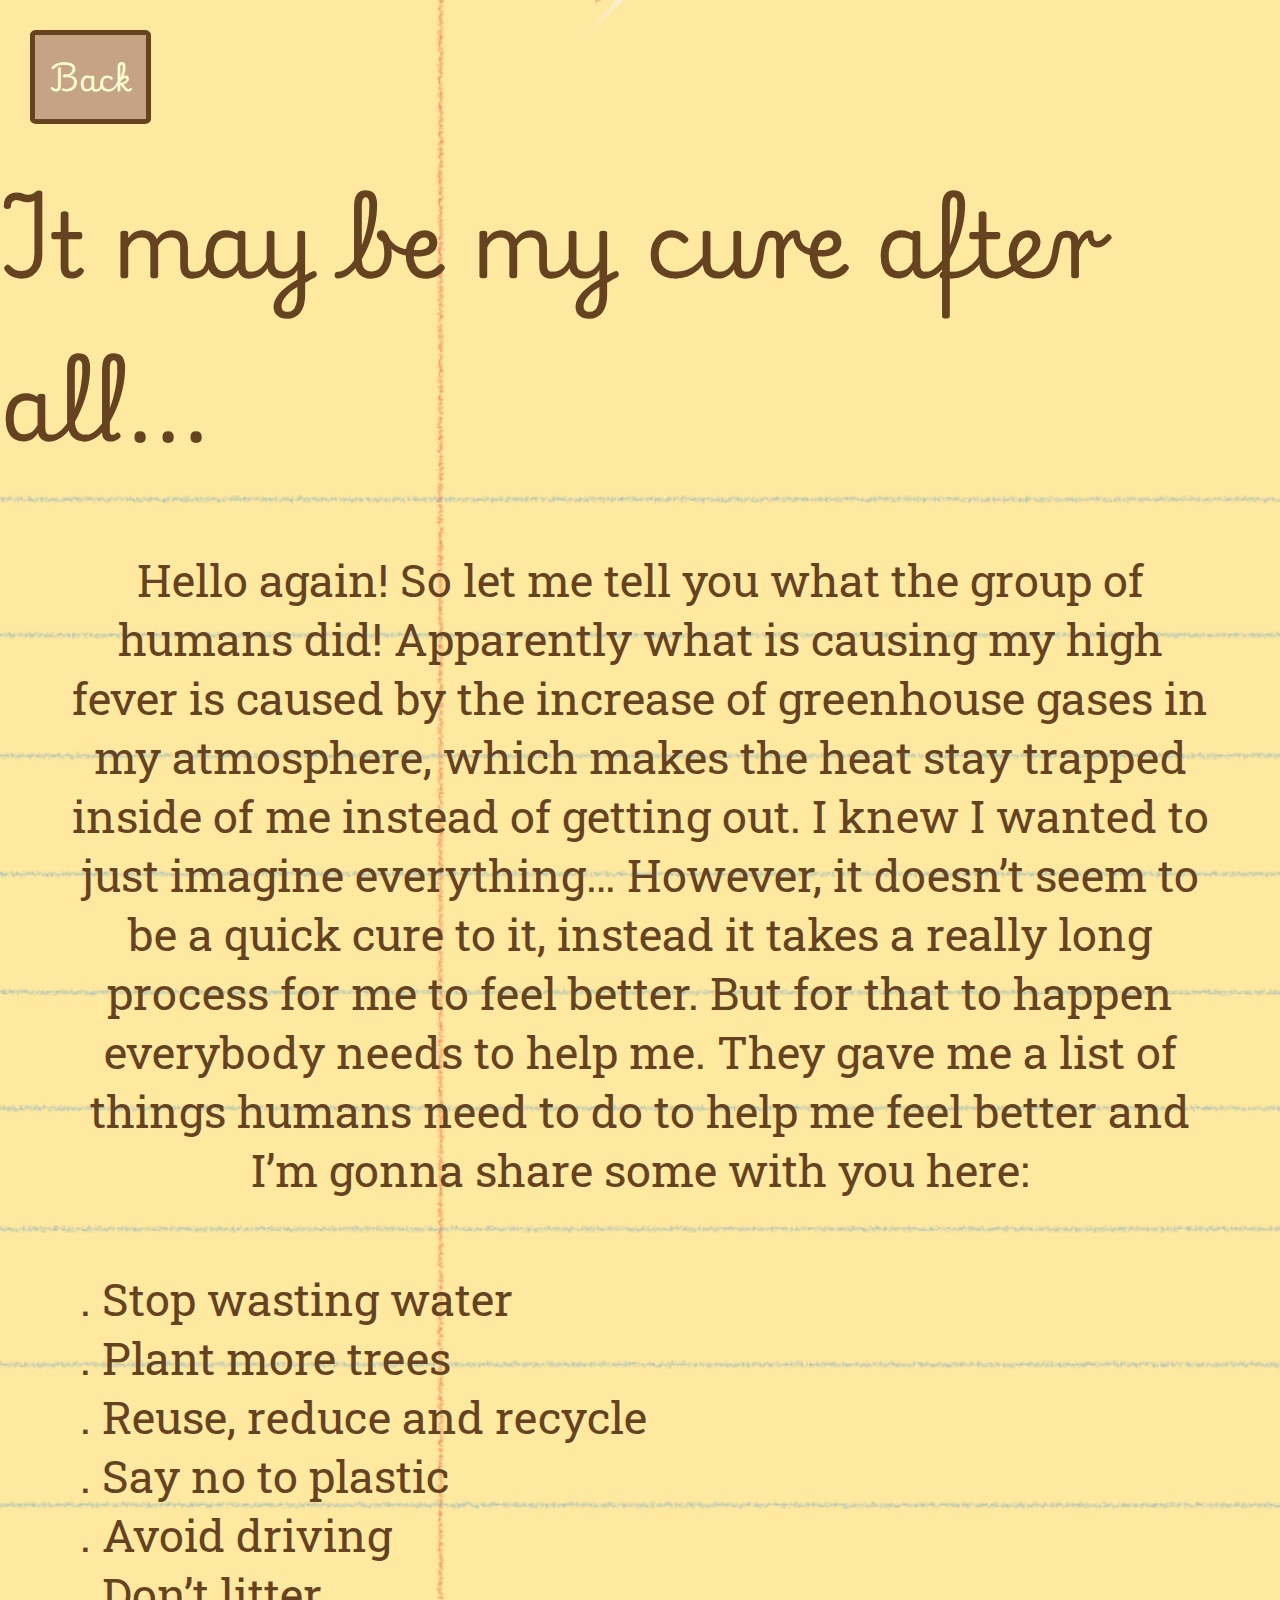
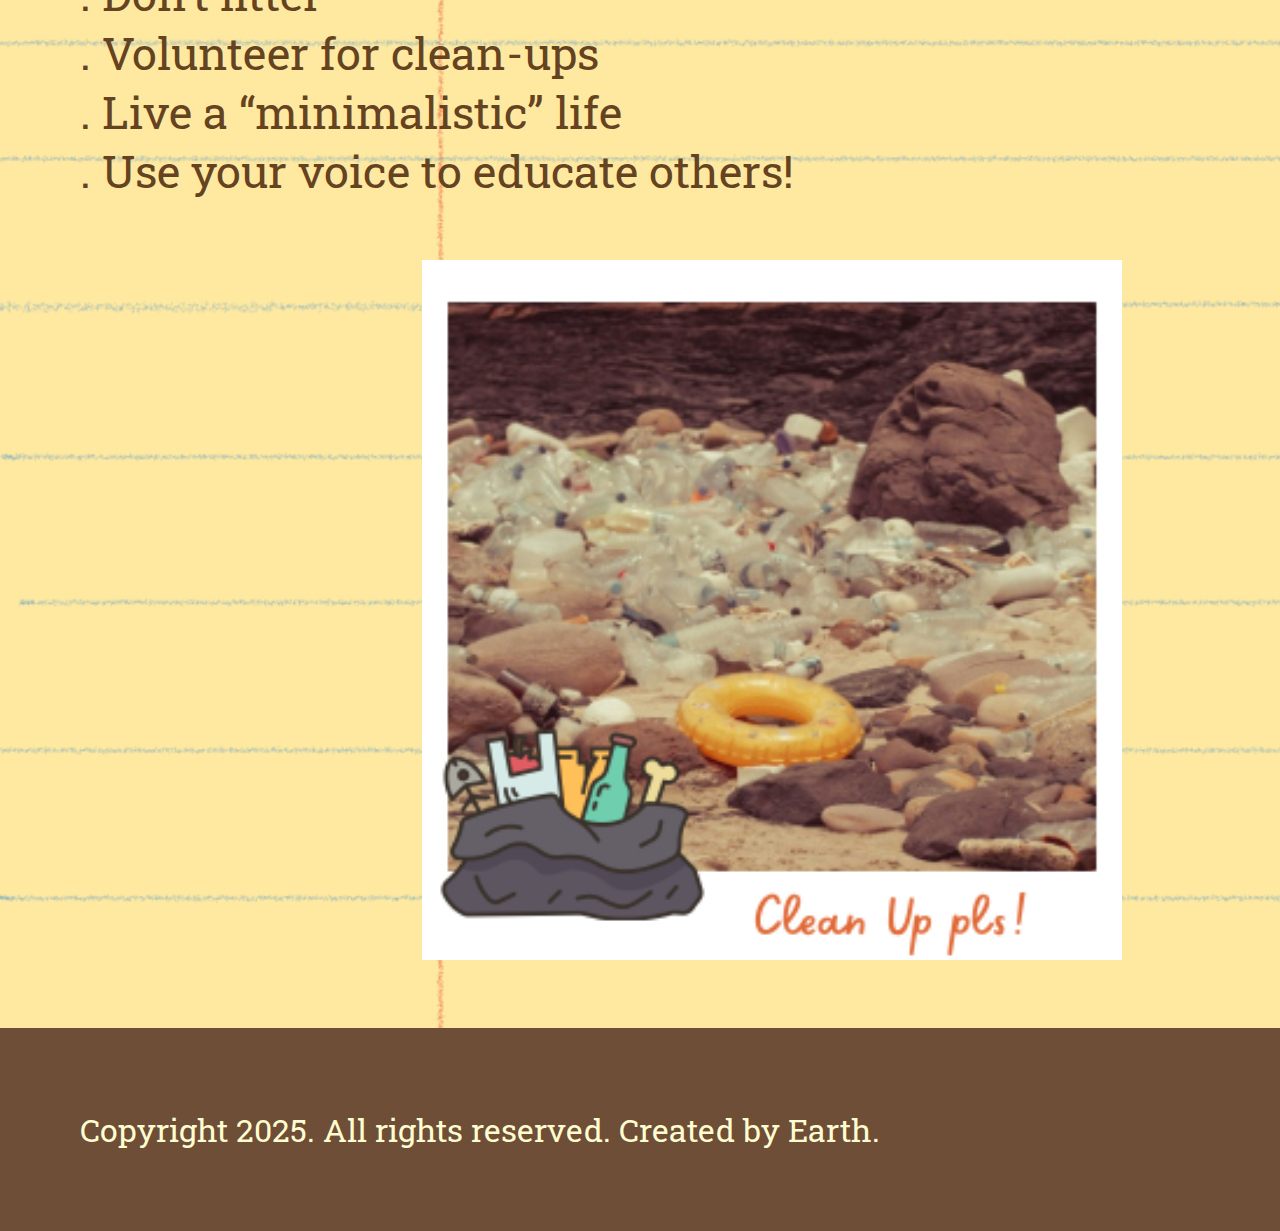
<file: two.html>
<!DOCTYPE html>
<html lang="en">

<head>
  <meta charset="UTF-8">
  <title>Earth's Notebook</title>
  <link rel = "stylesheet" href = "styles.css">
  <link rel="preconnect" href="https://fonts.googleapis.com">
<link rel="preconnect" href="https://fonts.gstatic.com" crossorigin>
<link href="https://fonts.googleapis.com/css2?family=Playwrite+HU:wght@100..400&family=Roboto+Slab:wght@100..900&display=swap" rel="stylesheet">
</head>

<body>

  <button class="back"> <a href ="entries.html" class="ward">Back</a></button>

  <img>

  <h1 class="first"> It may be my cure after all...</h1>
  <p class="second">Hello again! So let me tell you what the group of humans did! 
    Apparently what is causing my high fever is caused by the increase of 
    greenhouse gases in my atmosphere, which makes the heat stay trapped inside
     of me instead of getting out. I knew I wanted to just imagine everything… 
     However, it doesn’t seem to be a quick cure to it, instead it takes a really 
     long process for me to feel better. But for that to happen everybody needs to help me. 
     They gave me a list of things humans need to do to help me feel better and I’m gonna
      share some with you here:

  </p>

 <div class = "stop">
 <p>. Stop wasting water </p>
 <p>. Plant more trees </p>
 <p>. Reuse, reduce and recycle </p>
 <p>. Say no to plastic </p>
 <p>. Avoid driving </p>
 <p>. Don’t litter </p>
 <p>. Volunteer for clean-ups </p>
 <p>. Live a “minimalistic” life </p>
 <p>. Use your voice to educate others!</p>

 </div>

 <img src = "assets/clean.png" class = "clean">

  <footer> Copyright 2025. All rights reserved. Created by Earth.</footer>

</body>
</html>
</file>
<file: styles.css>
* {
  margin: 0;
  padding: 0;
}

/*FONT*/

.playwrite-hu {
  font-family: "Playwrite HU", cursive;
  font-optical-sizing: auto;
  font-weight: 400px;
  font-style: normal;
}


.roboto-slab {
  font-family: "Roboto Slab", serif;
  font-optical-sizing: auto;
  font-weight: 0;
  font-style: normal;
}



/*NAVBAR*/

ul {
    list-style-type:none;
    background-color: #6F4E37;
    overflow:hidden;
    padding: 2em;
    margin: 0;

}

li {
    display: inline;

}

li a {
    text-decoration:none;
    color:#FFFDD0;
    font-size:2em;
    font-family: "Roboto Slab", serif;
    padding:3em;
}

li a:hover {
    background-color:#C4A484;
}
/*IMAGES*/

.crown {
    width:30%;
    margin-left:65%;
    margin-top: 400px;
    position: absolute;
    top:90px;
    margin-bottom: 1000px;
}

.flowers , .gym , .party , .era {
    width:550px;
    height:550px;
    margin-left:13px;
    margin-bottom:30px;
}

.web {
    font-size:45px;
    margin:3%;
    
}

.one {
    color:#FFFDD0;
    text-decoration: none;
}

.ward {
    color: #FFFDD0;
    text-decoration: none;
}

.fire,.clean,.sea,.firefly,.diy,.bee {
    width:700px;
    height:700px;
    margin-left:33%;
    margin-bottom:5%;
}
/*BUTTON*/

button {
    font-family: "Playwrite HU", cursive;
    font-size:65px;
    background-color:#C4A484;
    padding:5%;
    margin:5%;
    border:10px solid #6F4E37;
    border-radius:5%;
    
}

.back {
    font-size:30px;
    padding:15px;
    border:5px solid #654321;
    margin:30px;
}

.first {
    font-size:90px;

}

.second {
    font-size:45px;
    text-align:center;
    margin:70px;
}

.stop {
    font-size: 45px;
    margin-left:80px;
    margin-bottom:60px;
}
/*DIVISIONS*/

.list {
    font-size: 45px;
    margin-right: 20%;
    margin-left:17%;
    margin-bottom:4%;
    margin-top:4%;
    text-align:left;
}

.beg {
    margin-left:10%;
    margin-top:5%;

}

.shirt, .can , .cereal {

    font-size:45px;
    text-align:center;
    margin:100px;
    background-color:#C4A484;
    padding:20px;
    border-radius: 5%;
}


/*TEXT*/

h1, h2, h3, h4 {
    color: #654321;
    font-family: "Playwrite HU", cursive;
}



p {
    color:#654321;
    font-family: "Roboto Slab", serif;
}

/*CLASS*/

.title {
    text-align: center;
    font-size: 150px;
    
}

.welcome {
    font-size: 80px;
    margin-left:240px;
    position: relative;
    
}

.hey {
    font-size: 70px;
    margin-right:1090px;
    margin-left:300px;
}

.quote {
    font-size: 55px;
    margin-left:30px;
    position:relative;
    top:30px;
    color:rgb(18, 122, 219)

}

.wen {
    font-size:50px;
    margin-left:30px;
    position: relative;
    top:-5px;
    color:rgb(18, 122, 219);
}

.every {
    font-size:90px;
}

.here {
    font-size:60px;
}

.my {
    font-size:90px;
}

.this {
    font-size:60px;
}
/*BACKGROUND*/

body {
    background-image: url("assets/Back.png");
    background-size: cover;

}

/*FOOTER*/

footer {
    background-color: #6F4E37;
    color:#FFFDD0;
    font-family: "Roboto Slab", serif;
    font-size:xx-large;
    padding:2.5em;
}
</file>
